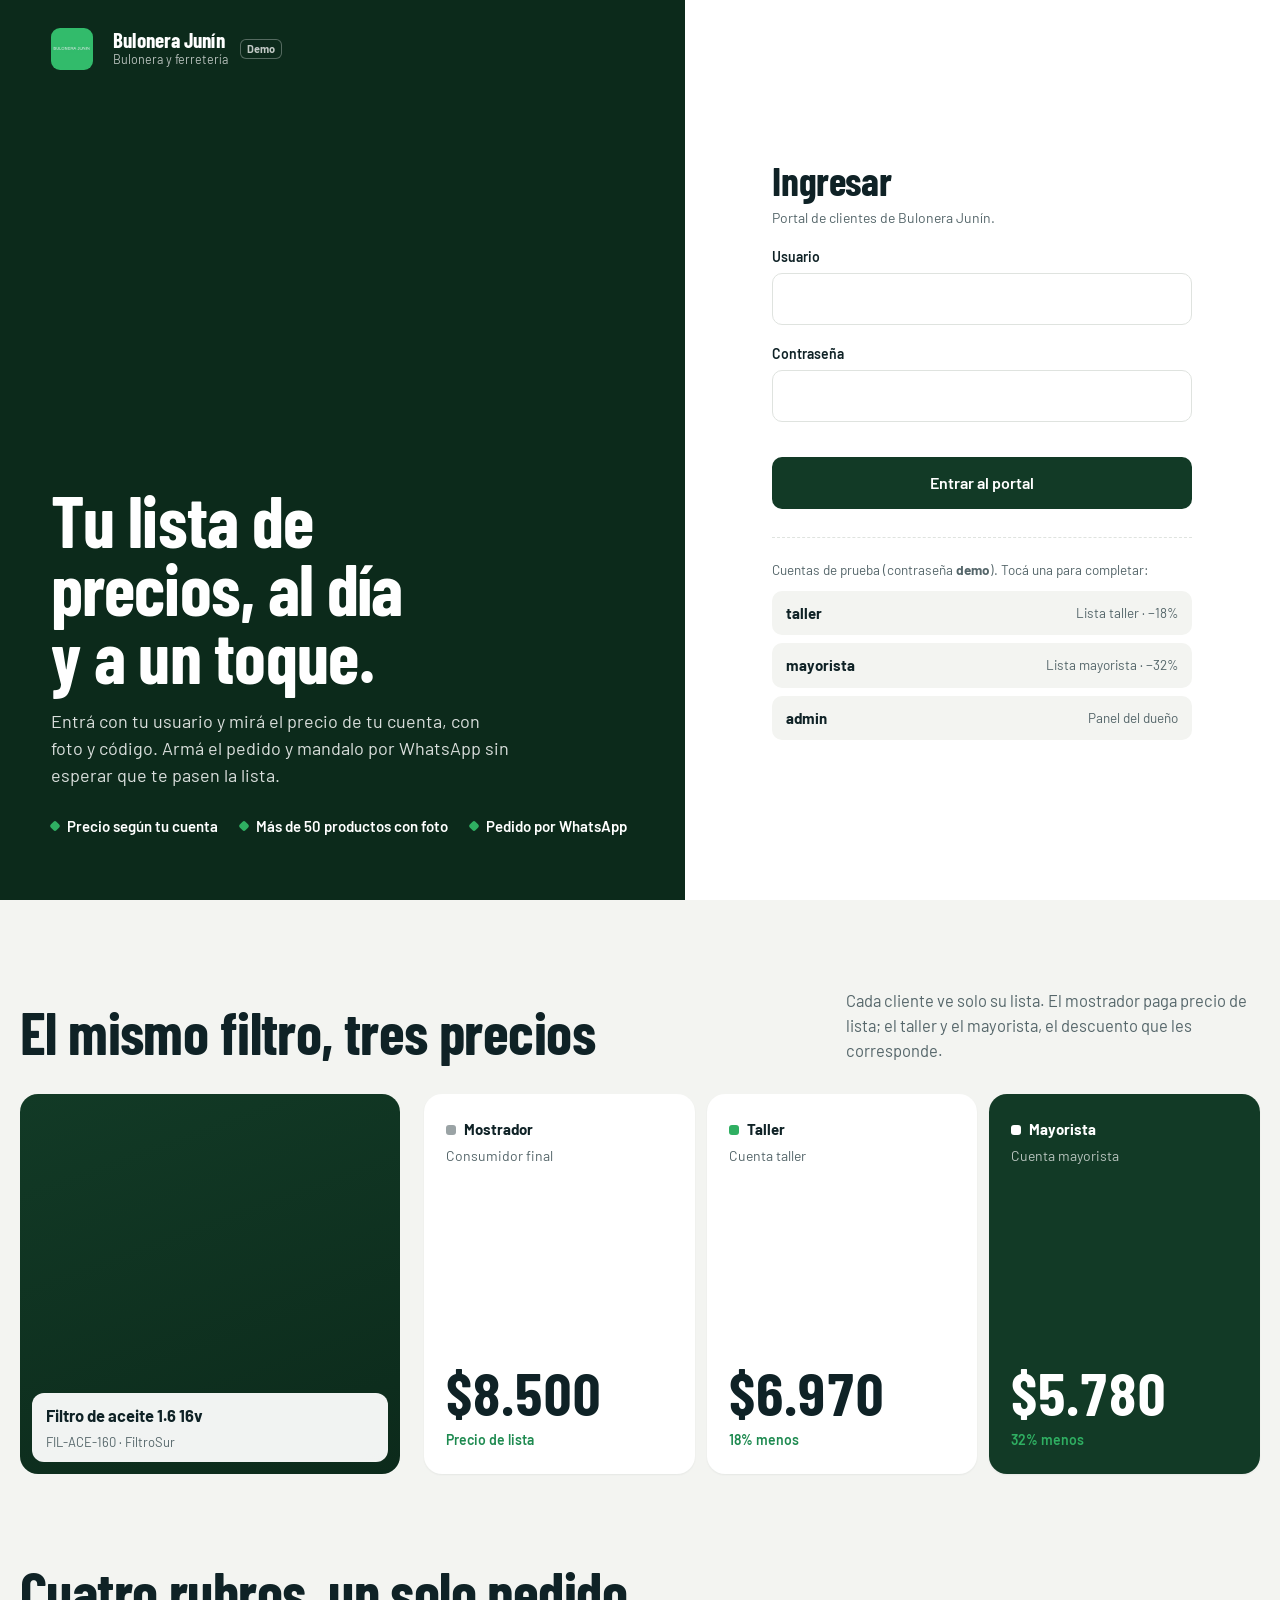
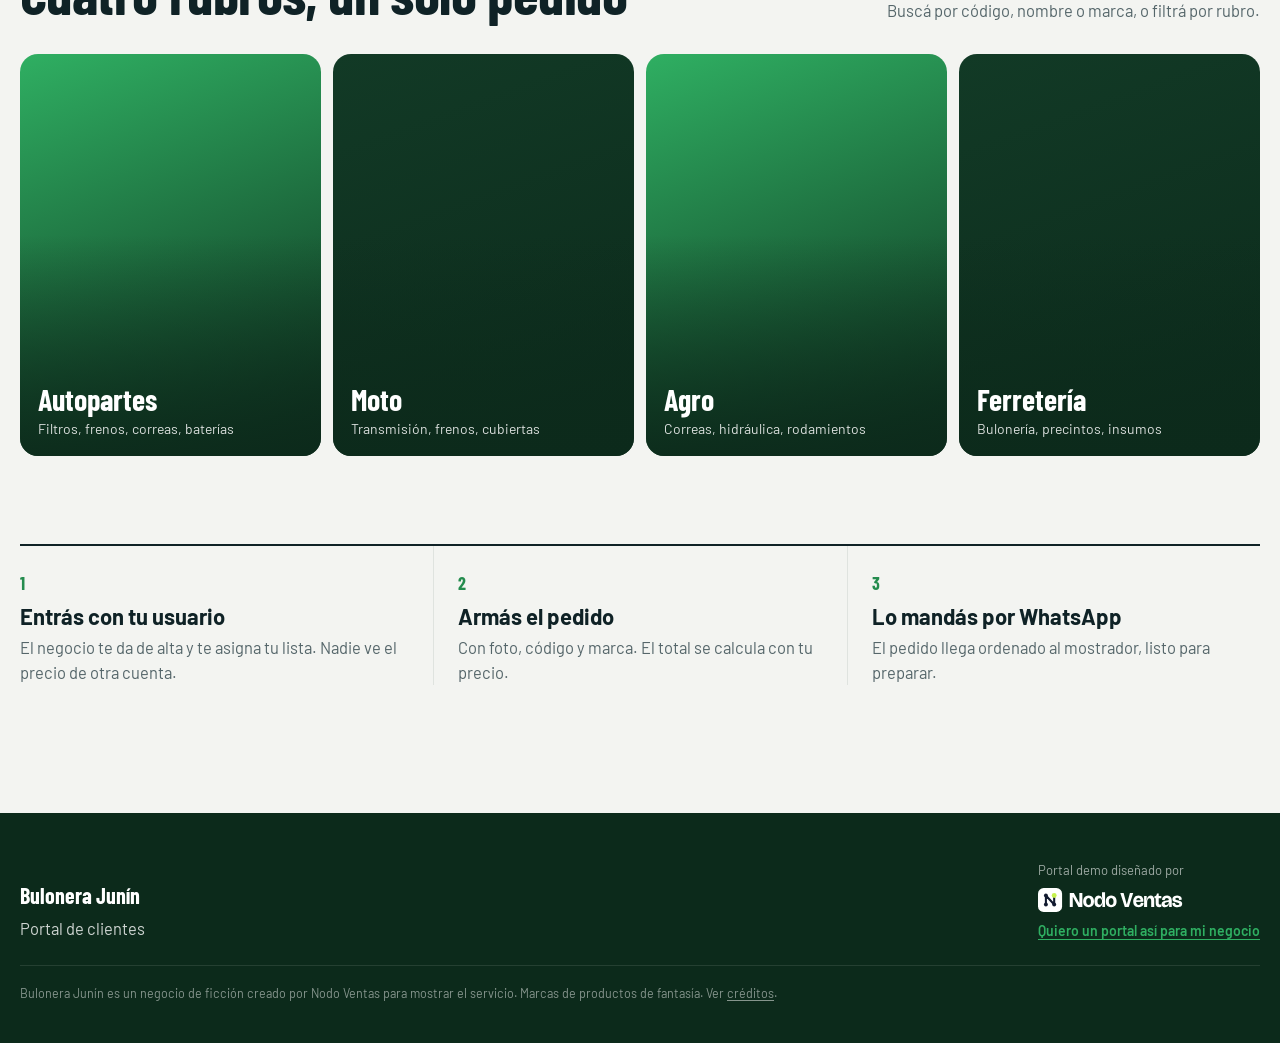
<file: index.html>
<!DOCTYPE html>
<html lang="es-AR">
<head>
  <meta charset="utf-8">
  <meta name="viewport" content="width=device-width, initial-scale=1, viewport-fit=cover">
  <title>Bulonera Junín · Portal de clientes</title>
  <meta name="description" content="Demo de Nodo Ventas para Bulonera Junín, Bulonera y ferretería en Junín: portal de clientes con lista de precios y pedido. Productos y precios de ejemplo.">
  <meta name="robots" content="noindex, nofollow">
  <meta name="theme-color" content="#0E3B43">
  <link rel="icon" href="favicon.svg" type="image/svg+xml">
  <link rel="preconnect" href="https://fonts.googleapis.com">
  <link rel="preconnect" href="https://fonts.gstatic.com" crossorigin>
  <link href="https://fonts.googleapis.com/css2?family=Barlow+Condensed:wght@600;700&family=Barlow:wght@400;500;600;700&display=swap" rel="stylesheet">
  <link rel="stylesheet" href="css/app.css">
</head>
<body>
  <a class="skip" href="#login">Saltar al ingreso</a>
  <div class="landing">
    <section class="landing-photo on-dark">
      
      <div class="landing-top">
        <a class="brand" href="index.html">
          <img src="img/brand/logo.jpg" alt="Logo de Bulonera Junín" style="height:42px;width:42px;border-radius:9px;object-fit:cover;display:inline-block;vertical-align:middle;margin-right:10px;flex:none"><span><b>Bulonera Junín</b><small>Bulonera y ferretería</small></span>
        </a>
        <a class="demo-tag" href="oferta/" title="Sitio demo hecho por Nodo Ventas">Demo</a>
      </div>
        <div class="landing-copy">
        <h1>Tu lista de precios, al día y a un toque.</h1>
        <p>Entrá con tu usuario y mirá el precio de tu cuenta, con foto y código. Armá el pedido y mandalo por WhatsApp sin esperar que te pasen la lista.</p>
        <ul class="landing-facts">
          <li>Precio según tu cuenta</li>
          <li>Más de 50 productos con foto</li>
          <li>Pedido por WhatsApp</li>
        </ul>
      </div>
    </section>

    <section class="landing-form" id="login">
      <div class="login-card">
        <h2>Ingresar</h2>
        <p class="hint">Portal de clientes de Bulonera Junín.</p>
        <form id="login-form" novalidate>
          <label for="usuario">Usuario</label>
          <input class="field" id="usuario" name="usuario" autocomplete="username" autocapitalize="none" required>
          <label for="password">Contraseña</label>
          <input class="field" id="password" name="password" type="password" autocomplete="current-password" required>
          <p class="err" id="login-err" role="alert"></p>
          <button class="btn btn-primary" type="submit">Entrar al portal</button>
        </form>
        <div class="demo-users">
          <p>Cuentas de prueba (contraseña <b>demo</b>). Tocá una para completar:</p>
          <div class="chips">
            <button class="chip" type="button" data-user="taller"><b>taller</b><span>Lista taller · −18%</span></button>
            <button class="chip" type="button" data-user="mayorista"><b>mayorista</b><span>Lista mayorista · −32%</span></button>
            <button class="chip" type="button" data-user="admin"><b>admin</b><span>Panel del dueño</span></button>
          </div>
        </div>
      </div>
    </section>
  </div>

  <main>
    <section class="band">
      <div class="wrap">
        <div class="band-head">
          <h2>El mismo filtro, tres precios</h2>
          <p>Cada cliente ve solo su lista. El mostrador paga precio de lista; el taller y el mayorista, el descuento que les corresponde.</p>
        </div>
        <div class="compare">
          <figure class="compare-photo" style="margin:0">
            <figcaption><b id="cmp-name">Filtro de aceite 1.6 16v</b><span id="cmp-code">FIL-ACE-160 · FiltroSur</span></figcaption>
          </figure>
          <div class="tiers">
            <div class="tier t-c"><div><div class="tier-name"><i></i>Mostrador</div><div class="who">Consumidor final</div></div><div><div class="amt" id="cmp-c">$8.500</div><div class="off">Precio de lista</div></div></div>
            <div class="tier t-t"><div><div class="tier-name"><i></i>Taller</div><div class="who">Cuenta taller</div></div><div><div class="amt" id="cmp-t">$6.970</div><div class="off">18% menos</div></div></div>
            <div class="tier t-m"><div><div class="tier-name"><i></i>Mayorista</div><div class="who">Cuenta mayorista</div></div><div><div class="amt" id="cmp-m">$5.780</div><div class="off">32% menos</div></div></div>
          </div>
        </div>
      </div>
    </section>

    <section class="band" style="padding-top:0">
      <div class="wrap">
        <div class="band-head"><h2>Cuatro rubros, un solo pedido</h2><p>Buscá por código, nombre o marca, o filtrá por rubro.</p></div>
        <div class="rubros">
          <div class="rubro"><div><h3>Autopartes</h3><span>Filtros, frenos, correas, baterías</span></div></div>
          <div class="rubro"><div><h3>Moto</h3><span>Transmisión, frenos, cubiertas</span></div></div>
          <div class="rubro"><div><h3>Agro</h3><span>Correas, hidráulica, rodamientos</span></div></div>
          <div class="rubro"><div><h3>Ferretería</h3><span>Bulonería, precintos, insumos</span></div></div>
        </div>
      </div>
    </section>

    <section class="band" style="padding-top:0">
      <div class="wrap">
        <div class="how">
          <article><b>1</b><h3>Entrás con tu usuario</h3><p>El negocio te da de alta y te asigna tu lista. Nadie ve el precio de otra cuenta.</p></article>
          <article><b>2</b><h3>Armás el pedido</h3><p>Con foto, código y marca. El total se calcula con tu precio.</p></article>
          <article><b>3</b><h3>Lo mandás por WhatsApp</h3><p>El pedido llega ordenado al mostrador, listo para preparar.</p></article>
        </div>
      </div>
    </section>
  </main>

  <footer class="site-foot">
    <div class="wrap">
      <div><b style="color:#fff;font-family:var(--display);font-size:22px">Bulonera Junín</b><p style="margin-top:4px">Portal de clientes</p></div>
      <div class="made-by">
        <span>Portal demo diseñado por</span>
        <a href="oferta/" aria-label="Nodo Ventas, ver la oferta"><img src="img/nodo/nodo-ventas-logo-blanco.svg" alt="Nodo Ventas" width="146" height="24"></a>
        <a class="link" href="oferta/">Quiero un portal así para mi negocio</a>
      </div>
      <p class="legal">Bulonera Junín es un negocio de ficción creado por Nodo Ventas para mostrar el servicio. Marcas de productos de fantasía. Ver <a href="CREDITS.md">créditos</a>.</p>
    </div>
  </footer>
  <script src="js/products.js"></script>
  <script src="js/core.js"></script>
  <script src="js/login.js"></script>
</body>
</html>
</file>
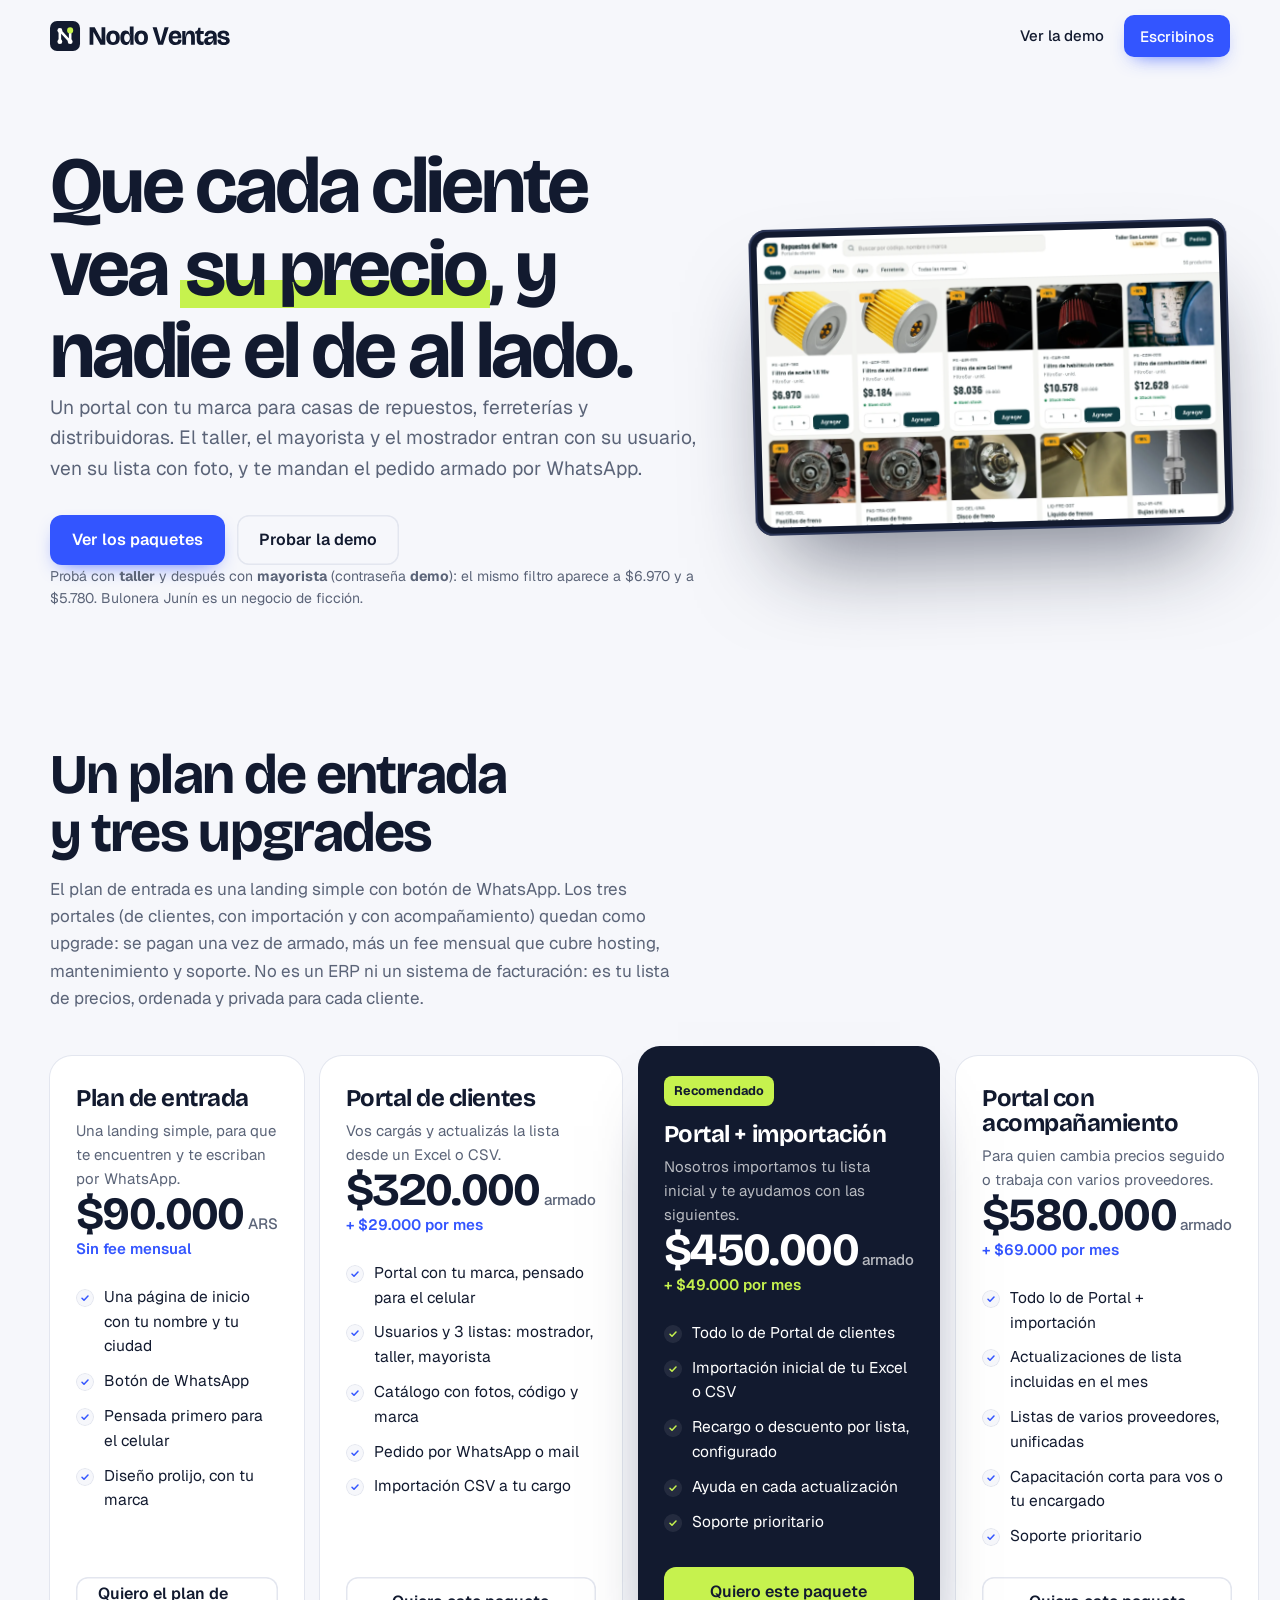
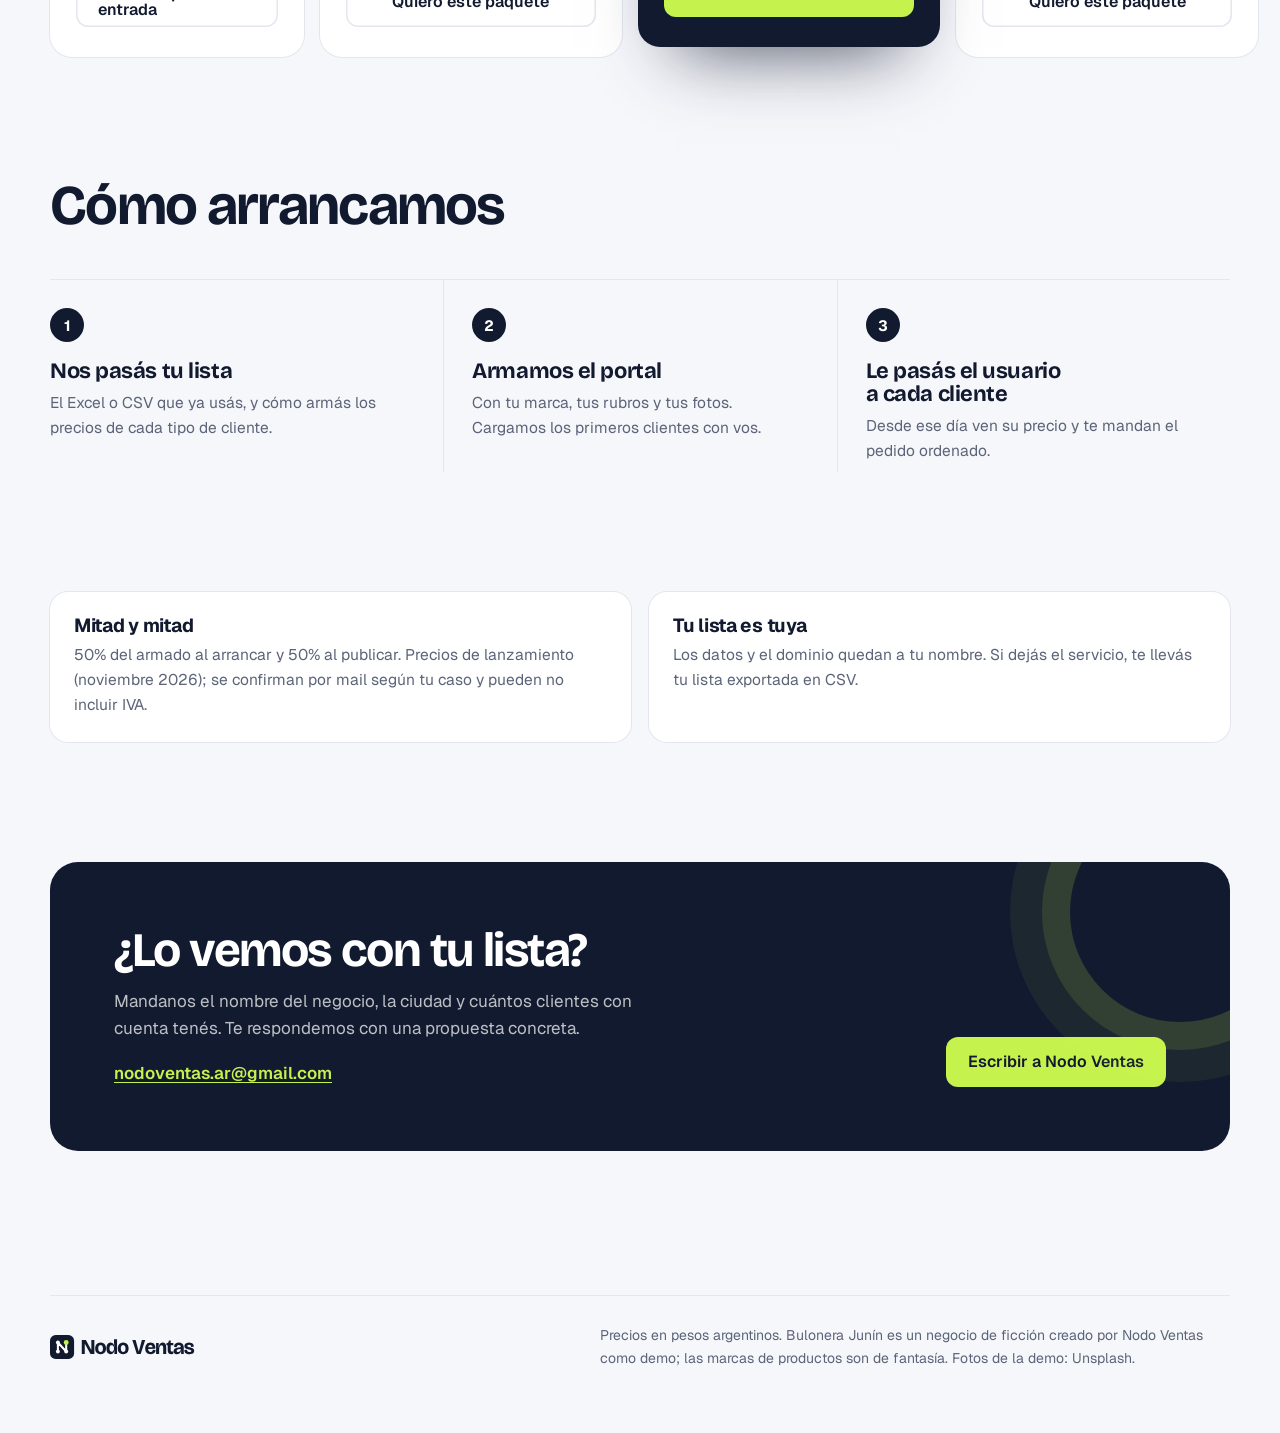
<file: oferta/index.html>
<!DOCTYPE html>
<html lang="es-AR">
<head>
  <meta charset="utf-8">
  <meta name="viewport" content="width=device-width, initial-scale=1">
  <title>Portal de precios para casas de repuestos · Nodo Ventas</title>
  <meta name="description" content="Nodo Ventas arma portales de precios para casas de repuestos, ferreterías y distribuidoras del interior: cada cliente entra con su usuario, ve su lista con fotos y manda el pedido por WhatsApp. Armado más fee mensual.">
  <meta name="robots" content="noindex, nofollow">
  <meta name="theme-color" content="#F6F7FB">
  <link rel="icon" href="../img/nodo/favicon.svg" type="image/svg+xml">
  <link rel="preconnect" href="https://fonts.googleapis.com">
  <link rel="preconnect" href="https://fonts.gstatic.com" crossorigin>
  <link href="https://fonts.googleapis.com/css2?family=Bricolage+Grotesque:opsz,wght@12..96,600..800&family=Geist:wght@400..700&display=swap" rel="stylesheet">
  <link rel="stylesheet" href="../nodo.css">
</head>
<body class="nv">
  <header class="nv-header">
    <div class="nv-wrap">
      <a class="nv-logo" href="./"><img src="../img/nodo/nodo-ventas-logo.svg" alt="Nodo Ventas" width="182" height="30"></a>
      <nav class="nv-nav">
        <a class="nv-hide-sm" href="../">Ver la demo</a>
        <a class="nv-btn nv-btn-primary" href="mailto:nodoventas.ar@gmail.com?subject=Portal%20de%20precios%20para%20mi%20negocio">Escribinos</a>
      </nav>
    </div>
  </header>

  <main>
    <section class="nv-hero">
      <div class="nv-wrap">
        <div>
          <h1>Que cada cliente vea <span class="nv-mark">su precio</span>, y nadie el de al lado.</h1>
          <p class="nv-lead">Un portal con tu marca para casas de repuestos, ferreterías y distribuidoras. El taller, el mayorista y el mostrador entran con su usuario, ven su lista con foto, y te mandan el pedido armado por WhatsApp.</p>
          <div class="nv-cta-row">
            <a class="nv-btn nv-btn-primary" href="#paquetes">Ver los paquetes</a>
            <a class="nv-btn nv-btn-line" href="../">Probar la demo</a>
          </div>
          <p class="nv-note">Probá con <b>taller</b> y después con <b>mayorista</b> (contraseña <b>demo</b>): el mismo filtro aparece a $6.970 y a $5.780. Bulonera Junín es un negocio de ficción.</p>
        </div>
        <div class="nv-device nv-device-wide"><img src="../img/nodo/demo-catalogo.webp" alt="Catálogo del portal con precios de la lista taller" width="1280" height="820"></div>
      </div>
    </section>

    <section class="nv-section" id="paquetes">
      <div class="nv-wrap">
        <div class="nv-head">
          <h2>Un plan de entrada y tres upgrades</h2>
          <p>El plan de entrada es una landing simple con botón de WhatsApp. Los tres portales (de clientes, con importación y con acompañamiento) quedan como upgrade: se pagan una vez de armado, más un fee mensual que cubre hosting, mantenimiento y soporte. No es un ERP ni un sistema de facturación: es tu lista de precios, ordenada y privada para cada cliente.</p>
        </div>
        <div class="nv-plans">
          <article class="nv-plan">
            <h3>Plan de entrada</h3>
            <p class="nv-for">Una landing simple, para que te encuentren y te escriban por WhatsApp.</p>
            <p class="nv-price">$90.000<small>ARS</small></p>
            <p class="nv-fee">Sin fee mensual</p>
            <ul>
              <li>Una página de inicio con tu nombre y tu ciudad</li>
              <li>Botón de WhatsApp</li>
              <li>Pensada primero para el celular</li>
              <li>Diseño prolijo, con tu marca</li>
            </ul>
            <a class="nv-btn nv-btn-line" href="mailto:nodoventas.ar@gmail.com?subject=Plan%20de%20entrada">Quiero el plan de entrada</a>
          </article>
          <article class="nv-plan">
            <h3>Portal de clientes</h3>
            <p class="nv-for">Vos cargás y actualizás la lista desde un Excel o CSV.</p>
            <p class="nv-price">$320.000<small>armado</small></p>
            <p class="nv-fee">+ $29.000 por mes</p>
            <ul>
              <li>Portal con tu marca, pensado para el celular</li>
              <li>Usuarios y 3 listas: mostrador, taller, mayorista</li>
              <li>Catálogo con fotos, código y marca</li>
              <li>Pedido por WhatsApp o mail</li>
              <li>Importación CSV a tu cargo</li>
            </ul>
            <a class="nv-btn nv-btn-line" href="mailto:nodoventas.ar@gmail.com?subject=Paquete%20Portal%20de%20clientes">Quiero este paquete</a>
          </article>
          <article class="nv-plan nv-featured">
            <span class="nv-flag">Recomendado</span>
            <h3>Portal + importación</h3>
            <p class="nv-for">Nosotros importamos tu lista inicial y te ayudamos con las siguientes.</p>
            <p class="nv-price">$450.000<small>armado</small></p>
            <p class="nv-fee">+ $49.000 por mes</p>
            <ul>
              <li>Todo lo de Portal de clientes</li>
              <li>Importación inicial de tu Excel o CSV</li>
              <li>Recargo o descuento por lista, configurado</li>
              <li>Ayuda en cada actualización</li>
              <li>Soporte prioritario</li>
            </ul>
            <a class="nv-btn nv-btn-lime" href="mailto:nodoventas.ar@gmail.com?subject=Paquete%20Portal%20%2B%20importacion">Quiero este paquete</a>
          </article>
          <article class="nv-plan">
            <h3>Portal con acompañamiento</h3>
            <p class="nv-for">Para quien cambia precios seguido o trabaja con varios proveedores.</p>
            <p class="nv-price">$580.000<small>armado</small></p>
            <p class="nv-fee">+ $69.000 por mes</p>
            <ul>
              <li>Todo lo de Portal + importación</li>
              <li>Actualizaciones de lista incluidas en el mes</li>
              <li>Listas de varios proveedores, unificadas</li>
              <li>Capacitación corta para vos o tu encargado</li>
              <li>Soporte prioritario</li>
            </ul>
            <a class="nv-btn nv-btn-line" href="mailto:nodoventas.ar@gmail.com?subject=Paquete%20Portal%20con%20acompanamiento">Quiero este paquete</a>
          </article>
        </div>
      </div>
    </section>

    <section class="nv-section" style="padding-top:24px">
      <div class="nv-wrap">
        <div class="nv-head"><h2>Cómo arrancamos</h2></div>
        <div class="nv-steps">
          <div class="nv-step"><h3>Nos pasás tu lista</h3><p>El Excel o CSV que ya usás, y cómo armás los precios de cada tipo de cliente.</p></div>
          <div class="nv-step"><h3>Armamos el portal</h3><p>Con tu marca, tus rubros y tus fotos. Cargamos los primeros clientes con vos.</p></div>
          <div class="nv-step"><h3>Le pasás el usuario a cada cliente</h3><p>Desde ese día ven su precio y te mandan el pedido ordenado.</p></div>
        </div>
      </div>
    </section>

    <section class="nv-section" style="padding-top:24px">
      <div class="nv-wrap nv-terms">
        <div class="nv-term"><h3>Mitad y mitad</h3><p>50% del armado al arrancar y 50% al publicar. Precios de lanzamiento (noviembre 2026); se confirman por mail según tu caso y pueden no incluir IVA.</p></div>
        <div class="nv-term"><h3>Tu lista es tuya</h3><p>Los datos y el dominio quedan a tu nombre. Si dejás el servicio, te llevás tu lista exportada en CSV.</p></div>
      </div>
    </section>

    <section class="nv-section" style="padding-top:24px">
      <div class="nv-wrap">
        <div class="nv-cta">
          <div>
            <h2>¿Lo vemos con tu lista?</h2>
            <p>Mandanos el nombre del negocio, la ciudad y cuántos clientes con cuenta tenés. Te respondemos con una propuesta concreta.</p>
            <a class="nv-mail" href="mailto:nodoventas.ar@gmail.com">nodoventas.ar@gmail.com</a>
          </div>
          <a class="nv-btn nv-btn-lime" href="mailto:nodoventas.ar@gmail.com?subject=Portal%20de%20precios%20para%20mi%20negocio">Escribir a Nodo Ventas</a>
        </div>
      </div>
    </section>
  </main>

  <footer class="nv-footer">
    <div class="nv-wrap">
      <img src="../img/nodo/nodo-ventas-logo.svg" alt="Nodo Ventas" width="146" height="24">
      <p class="nv-disclaimer">Precios en pesos argentinos. Bulonera Junín es un negocio de ficción creado por Nodo Ventas como demo; las marcas de productos son de fantasía. Fotos de la demo: Unsplash.</p>
    </div>
  </footer>
  <script>
    const h = document.querySelector(".nv-header");
    addEventListener("scroll", () => h.classList.toggle("scrolled", scrollY > 8), { passive: true });
  </script>
</body>
</html>
</file>
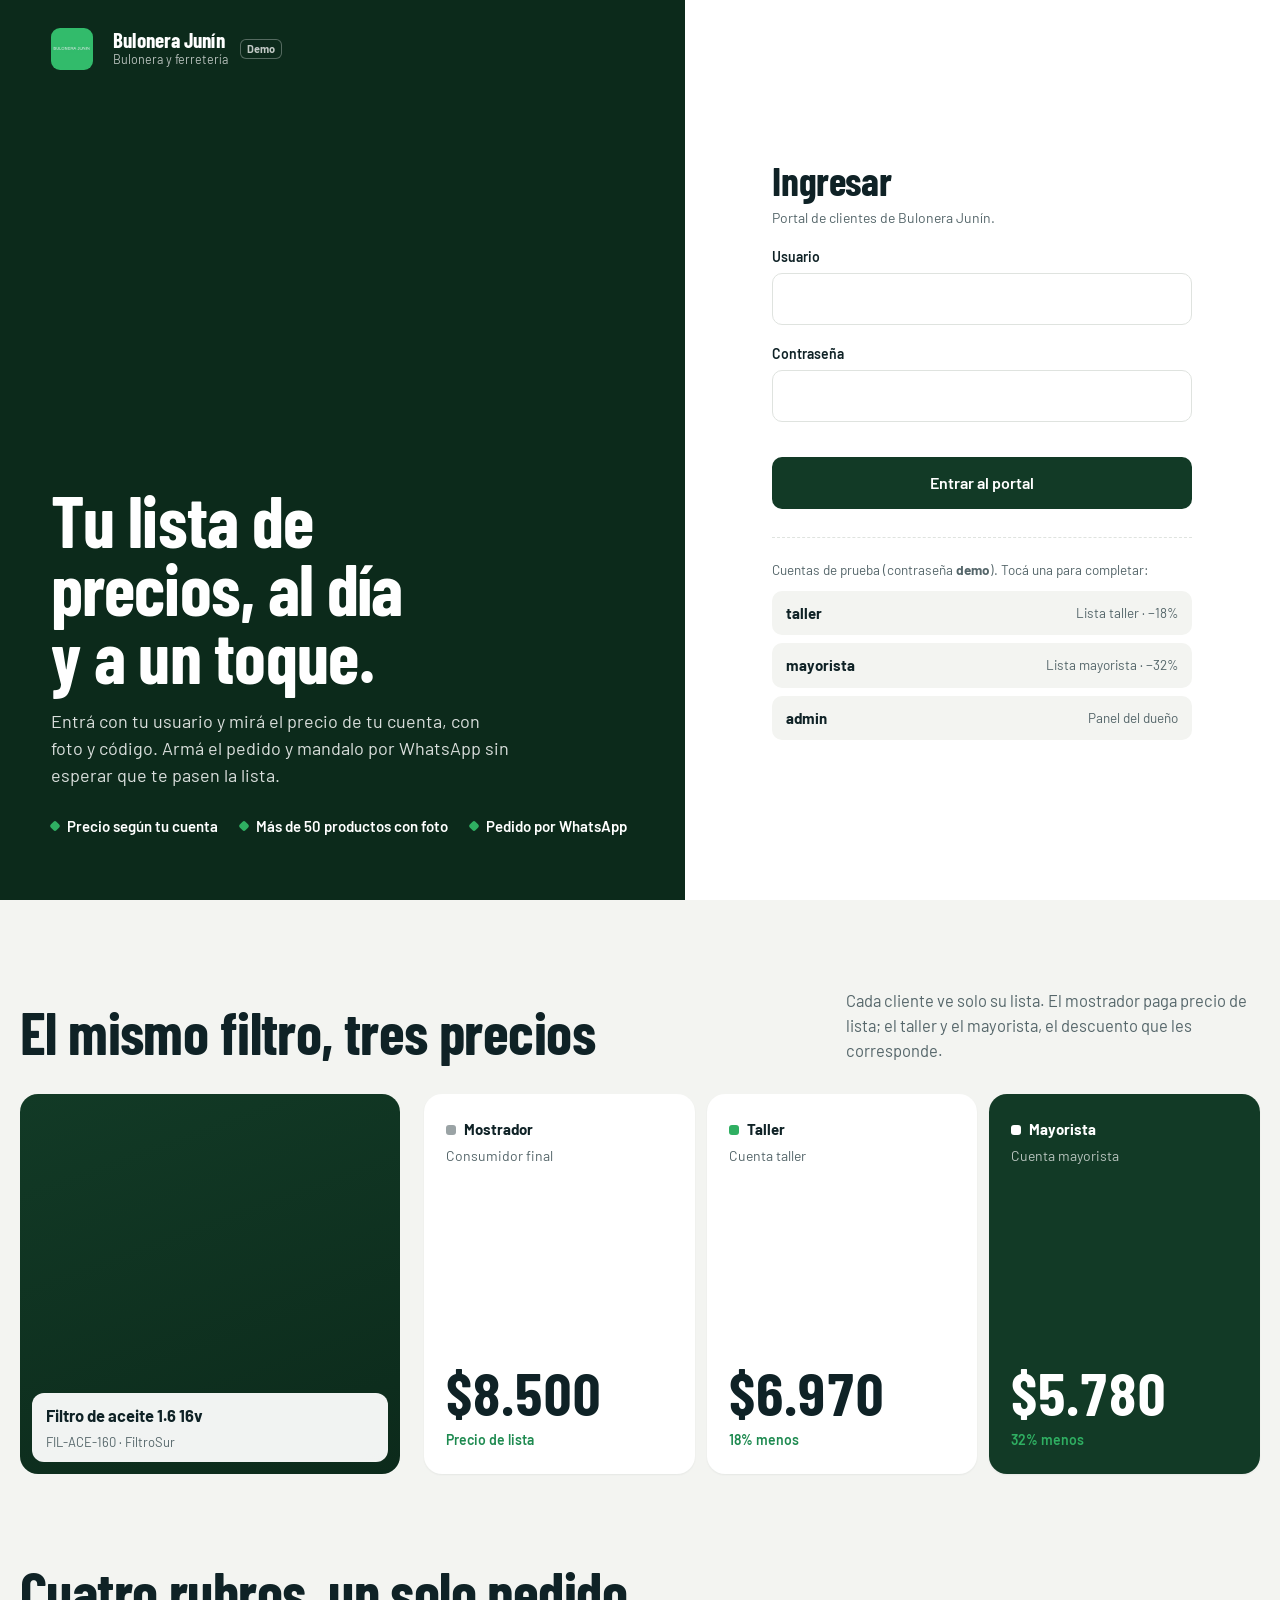
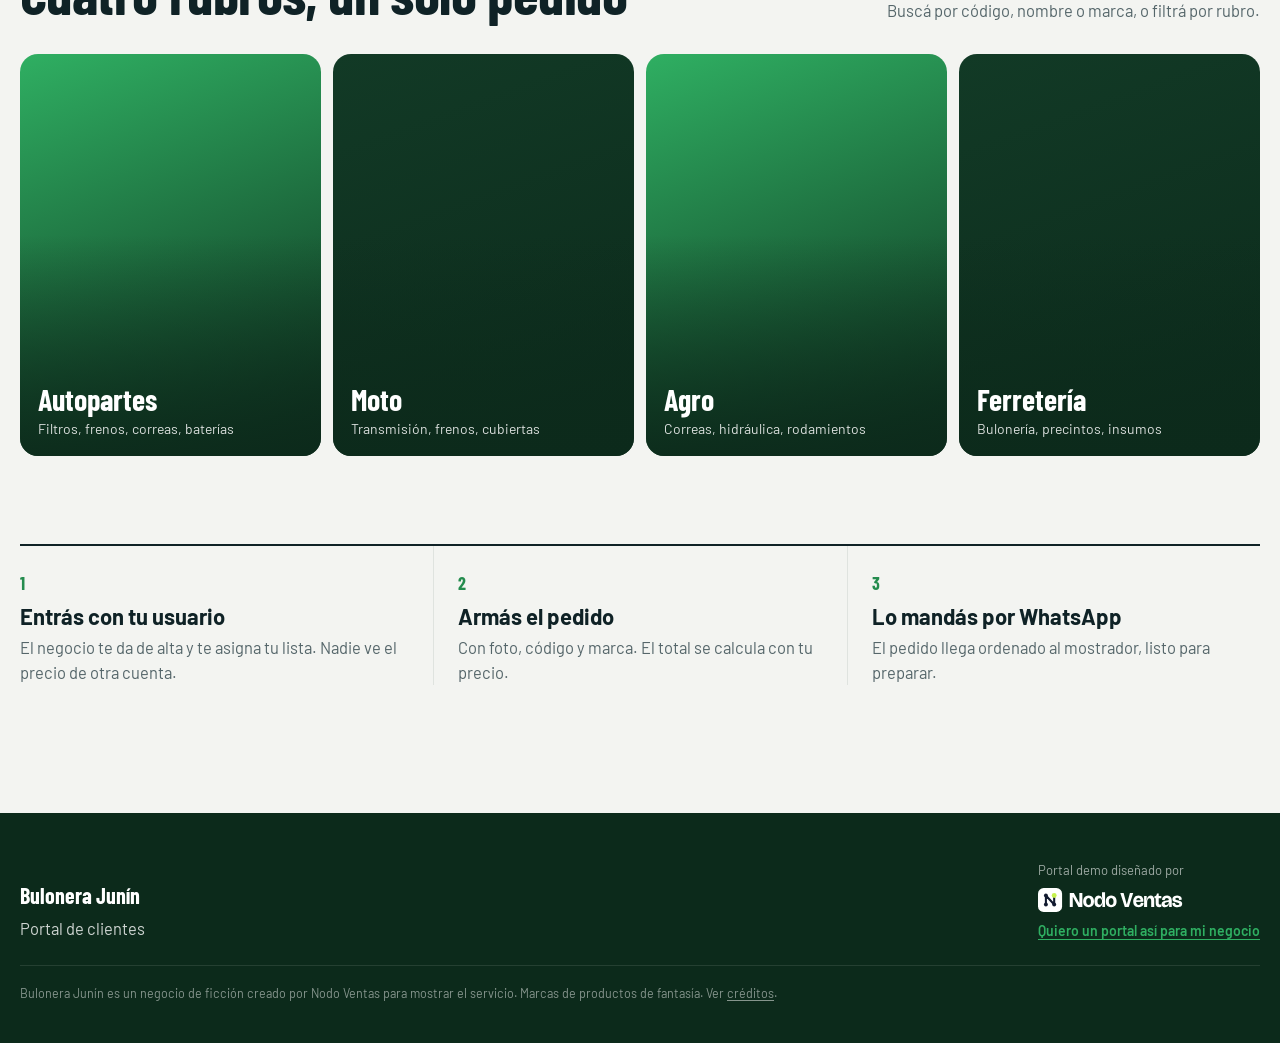
<file: admin.html>
<!DOCTYPE html>
<html lang="es-AR">
<head>
  <meta charset="utf-8">
  <meta name="viewport" content="width=device-width, initial-scale=1">
  <title>Panel del dueño · Bulonera Junín</title>
  <meta name="robots" content="noindex, nofollow">
  <link rel="icon" href="favicon.svg" type="image/svg+xml">
  <link rel="preconnect" href="https://fonts.googleapis.com">
  <link rel="preconnect" href="https://fonts.gstatic.com" crossorigin>
  <link href="https://fonts.googleapis.com/css2?family=Barlow+Condensed:wght@600;700&family=Barlow:wght@400;500;600;700&display=swap" rel="stylesheet">
  <link rel="stylesheet" href="css/app.css">
</head>
<body>
  <header class="app-head">
    <div class="wrap">
      <div class="row">
        <a class="brand" href="admin.html">
          <img src="img/brand/logo.jpg" alt="Logo de Bulonera Junín" style="height:42px;width:42px;border-radius:9px;object-fit:cover;display:inline-block;vertical-align:middle;margin-right:10px;flex:none"><span><b>Panel del dueño</b><small id="who-name"></small></span>
        </a>
        <div class="who" style="margin-left:auto">
          <a class="btn btn-ghost btn-sm" href="catalogo.html">Ver catálogo</a>
          <button class="btn btn-ghost btn-sm" type="button" id="btn-salir">Salir</button>
        </div>
      </div>
    </div>
  </header>
  <main class="wrap">
    <div class="tabs" role="tablist">
      <button class="tab" type="button" data-tab="tab-clientes" aria-selected="true">Clientes</button>
      <button class="tab" type="button" data-tab="tab-listas" aria-selected="false">Recargos y descuentos</button>
      <button class="tab" type="button" data-tab="tab-import" aria-selected="false">Importar CSV</button>
    </div>

    <section class="panel active" id="tab-clientes">
      <h2>Clientes y listas</h2>
      <p class="meta" style="margin:8px 0 16px">Creá un cliente y asignale la lista que tiene que ver. Los tres usuarios de la demo ya están cargados.</p>
      <form id="form-cliente" class="form-grid">
        <div><label for="c-nombre">Nombre del cliente</label><input id="c-nombre" required placeholder="Taller El Cruce"></div>
        <div><label for="c-usuario">Usuario</label><input id="c-usuario" required placeholder="elcruce"></div>
        <div><label for="c-pass">Contraseña</label><input id="c-pass" placeholder="demo"></div>
        <div><label for="c-lista">Lista de precios</label>
          <select id="c-lista">
            <option value="mostrador">Mostrador (consumidor final)</option>
            <option value="taller">Taller / gremio</option>
            <option value="mayorista">Mayorista / revendedor</option>
          </select>
        </div>
        <div class="full"><button class="btn btn-primary" type="submit">Guardar cliente</button></div>
      </form>
      <p class="meta" id="c-msg"></p>
      <div class="table-wrap">
        <table class="data">
          <thead><tr><th>Usuario</th><th>Nombre</th><th>Rol</th><th>Lista</th></tr></thead>
          <tbody id="clientes-body"></tbody>
        </table>
      </div>
    </section>

    <section class="panel" id="tab-listas">
      <h2>Recargo o descuento por lista</h2>
      <p class="meta" style="margin:8px 0 16px">Se aplica sobre el precio de mostrador. Un número negativo es descuento (el taller y el mayorista de la demo entran con −18% y −32%).</p>
      <div class="rates">
        <div class="rate-card"><b>Mostrador</b><label for="r-mostrador">% sobre lista</label><input id="r-mostrador" type="number" step="1"></div>
        <div class="rate-card"><b>Taller</b><label for="r-taller">% sobre lista</label><input id="r-taller" type="number" step="1"></div>
        <div class="rate-card"><b>Mayorista</b><label for="r-mayorista">% sobre lista</label><input id="r-mayorista" type="number" step="1"></div>
      </div>
      <button class="btn btn-primary" type="button" id="btn-rates" style="margin:16px 0">Guardar porcentajes</button>
      <p class="meta" id="rates-msg"></p>
      <h3 style="margin:20px 0 10px">Vista previa de un recorte</h3>
      <div class="table-wrap">
        <table class="data">
          <thead><tr><th>Código</th><th>Producto</th><th>Mostrador</th><th>Taller</th><th>Mayorista</th></tr></thead>
          <tbody id="preview-body"></tbody>
        </table>
      </div>
    </section>

    <section class="panel" id="tab-import">
      <h2>Actualizar la lista desde un CSV</h2>
      <p class="meta" style="margin:8px 0 16px">Columnas: codigo, nombre, marca, rubro, precio_mostrador, unidad. Si el código ya existe, se actualiza; si no, se agrega. Todo queda en este navegador.</p>
      <p style="margin-bottom:14px"><a class="btn btn-ghost btn-sm" href="data/lista-ejemplo.csv" download>Bajar CSV de ejemplo</a> <span class="hint" style="margin-left:8px">Demo: todo queda en este navegador.</span></p>
      <div class="drop" id="drop">
        <p>Arrastrá el archivo acá o elegilo</p>
        <input id="csv-file" type="file" accept=".csv,text/csv" style="margin:12px auto;display:block">
      </div>
      <p class="meta" id="import-msg" style="margin:12px 0"></p>
      <div class="table-wrap">
        <table class="data">
          <thead><tr><th>Código</th><th>Nombre</th><th>Marca</th><th>Mostrador</th><th>Unidad</th></tr></thead>
          <tbody id="import-preview"></tbody>
        </table>
      </div>
      <div style="display:flex;gap:8px;flex-wrap:wrap;margin:16px 0 32px">
        <button class="btn btn-amber" type="button" id="btn-apply" disabled>Confirmar importación</button>
        <button class="btn btn-ghost" type="button" id="btn-reset">Volver a la lista original</button>
      </div>
    </section>
  </main>
  <script src="js/products.js"></script>
  <script src="js/core.js"></script>
  <script src="js/admin.js"></script>
</body>
</html>
</file>
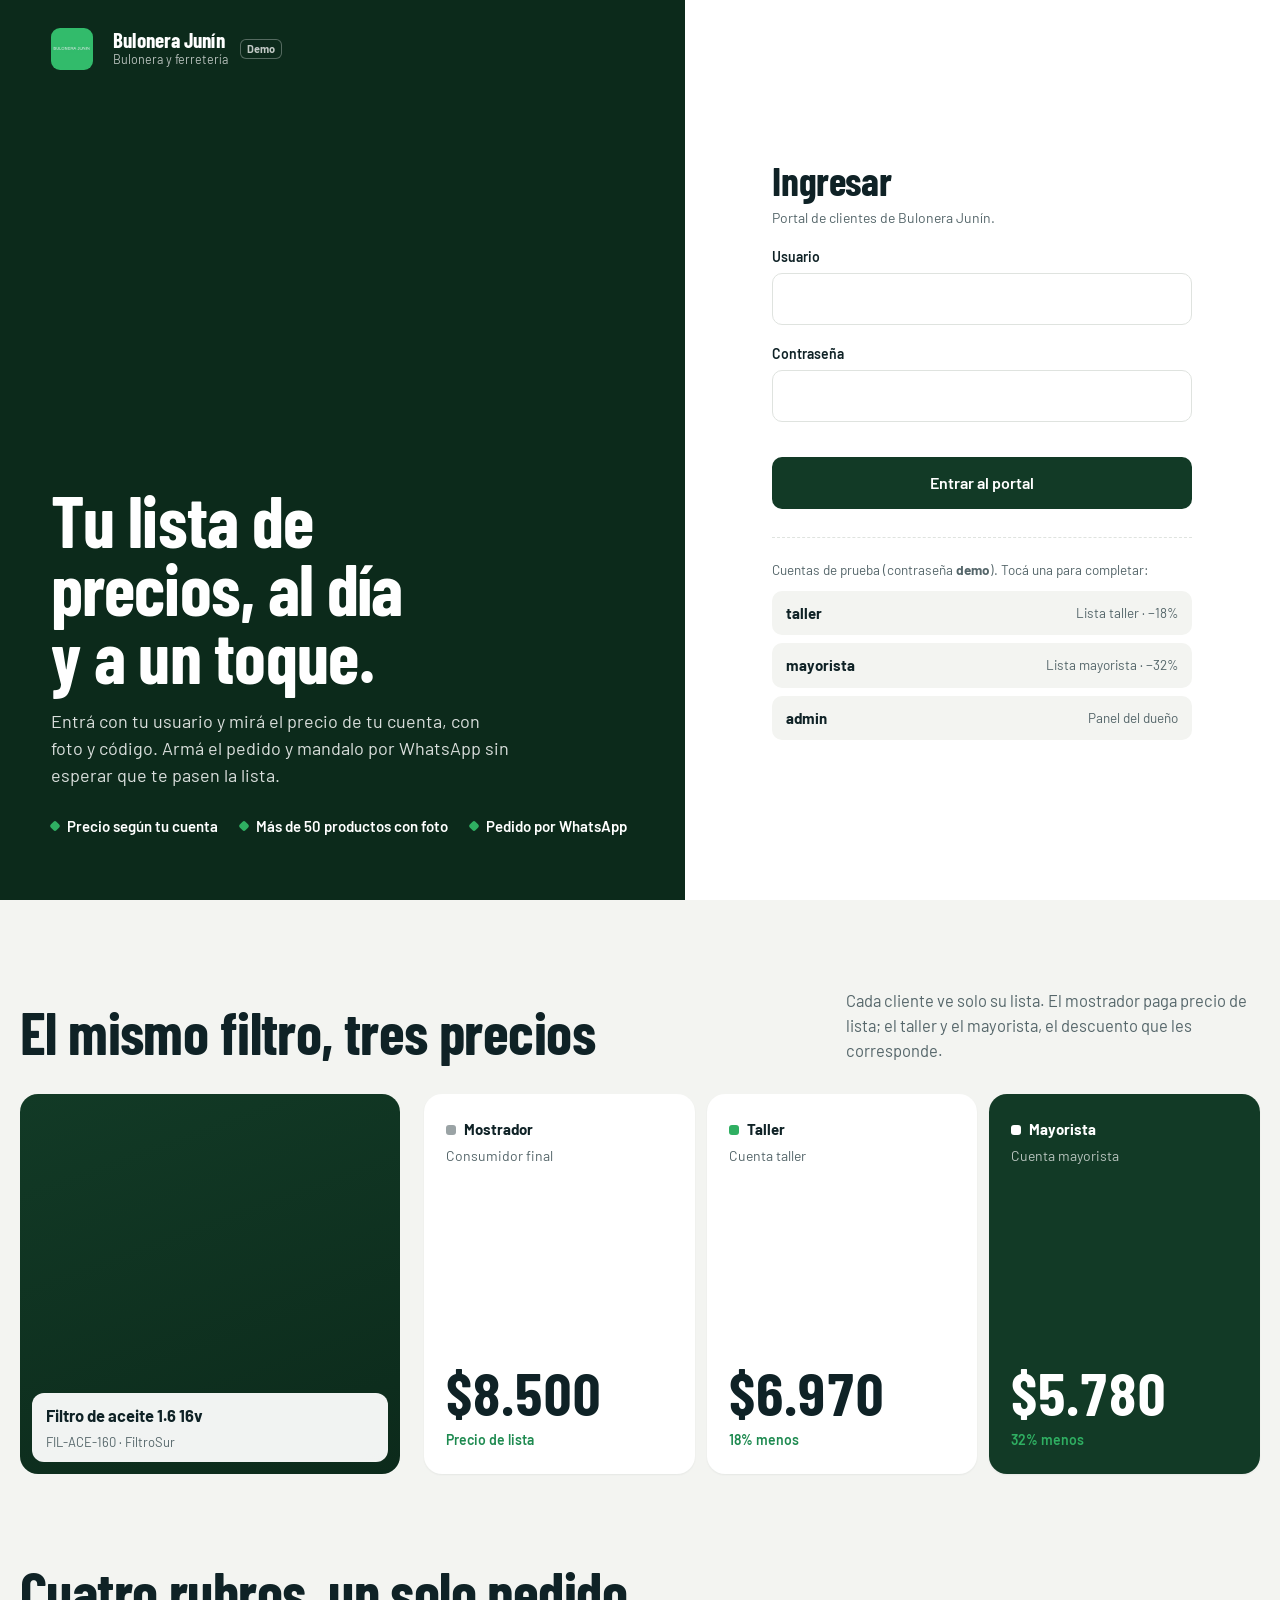
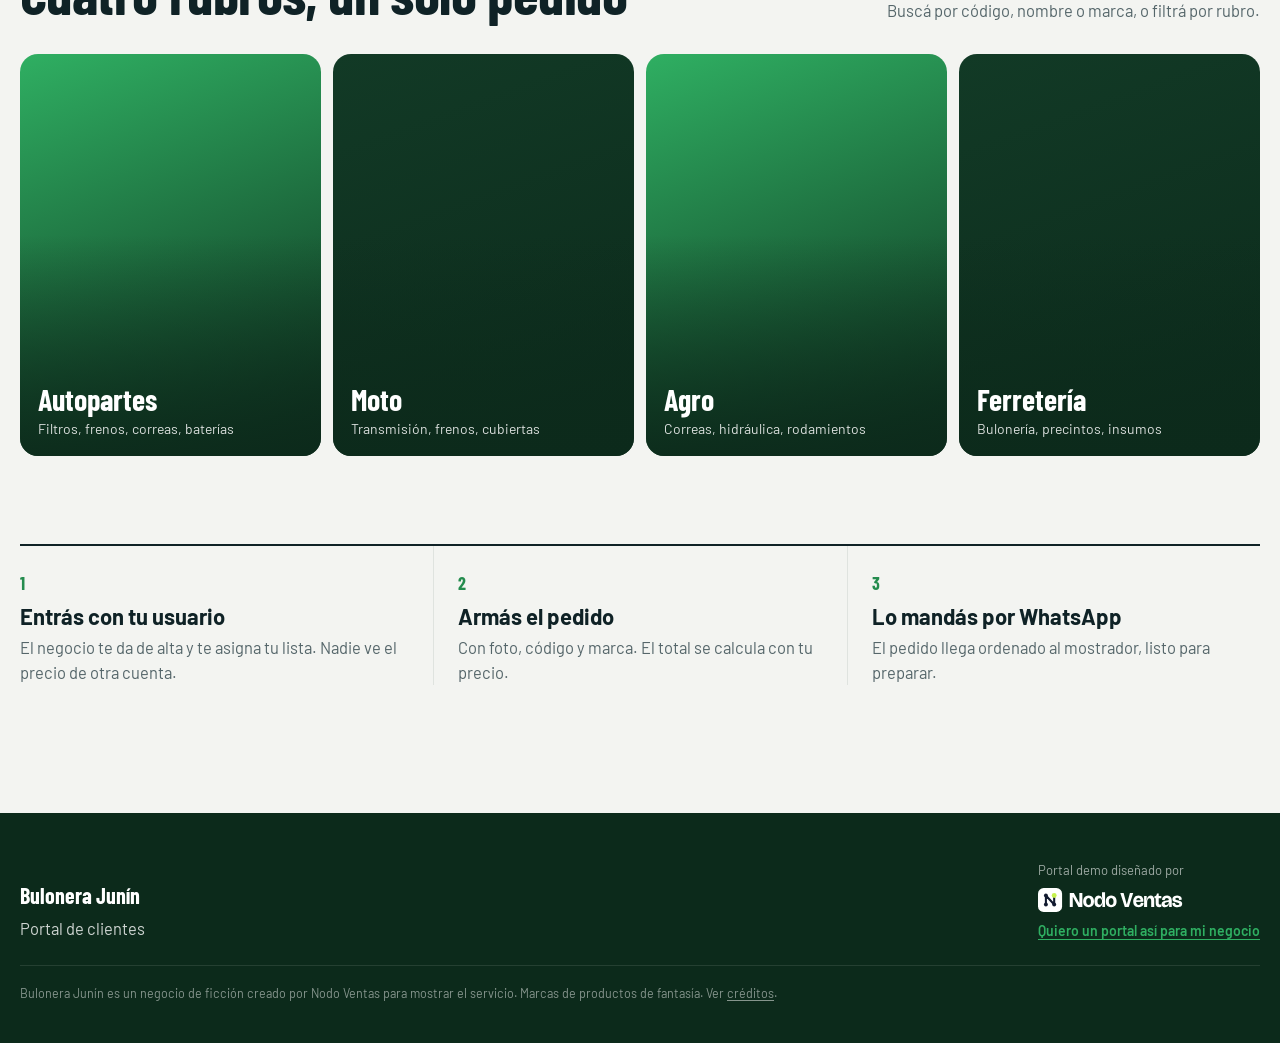
<file: catalogo.html>
<!DOCTYPE html>
<html lang="es-AR">
<head>
  <meta charset="utf-8">
  <meta name="viewport" content="width=device-width, initial-scale=1, viewport-fit=cover">
  <title>Catálogo · Bulonera Junín</title>
  <meta name="robots" content="noindex, nofollow">
  <meta name="theme-color" content="#FFFFFF">
  <link rel="icon" href="favicon.svg" type="image/svg+xml">
  <link rel="preconnect" href="https://fonts.googleapis.com">
  <link rel="preconnect" href="https://fonts.gstatic.com" crossorigin>
  <link href="https://fonts.googleapis.com/css2?family=Barlow+Condensed:wght@600;700&family=Barlow:wght@400;500;600;700&display=swap" rel="stylesheet">
  <link rel="stylesheet" href="css/app.css">
</head>
<body>
  <header class="app-head">
    <div class="wrap">
      <div class="row">
        <a class="brand" href="catalogo.html">
          <img src="img/brand/logo.jpg" alt="Logo de Bulonera Junín" style="height:42px;width:42px;border-radius:9px;object-fit:cover;display:inline-block;vertical-align:middle;margin-right:10px;flex:none"><span><b>Bulonera Junín</b><small>Portal de clientes</small></span>
        </a>
        <div class="search">
          <svg viewBox="0 0 24 24" aria-hidden="true"><circle cx="11" cy="11" r="7" fill="none" stroke="currentColor" stroke-width="2"/><path d="M20 20l-3.5-3.5" stroke="currentColor" stroke-width="2" stroke-linecap="round"/></svg>
          <input id="q" type="search" placeholder="Buscar por código, nombre o marca" aria-label="Buscar productos">
        </div>
        <div class="who">
          <div class="who-card"><b id="who-name"></b><span class="badge-list" id="who-list">Lista</span></div>
          <a class="btn btn-ghost btn-sm" id="admin-link" hidden href="admin.html">Panel</a>
          <button class="btn btn-ghost btn-sm hide-sm" type="button" id="btn-salir">Salir</button>
          <button class="btn btn-primary btn-sm cart-btn" type="button" id="btn-cart" aria-label="Ver pedido">Pedido <span class="cart-count" id="cart-count" hidden>0</span></button>
        </div>
      </div>
      <div class="filters" id="filters">
        <div id="rubros" style="display:flex;gap:8px"></div>
        <select id="filtro-marca" aria-label="Marca"></select>
        <span class="meta" id="count"></span>
      </div>
    </div>
  </header>

  <main class="wrap">
    <div class="grid" id="grid" aria-live="polite"></div>
    <p class="hint" style="padding-bottom:40px">Bulonera Junín es un negocio de ficción: sitio demo de <a href="oferta/">Nodo Ventas</a>. <button class="btn-link" type="button" id="btn-salir-2" style="border:0;background:none;padding:0;text-decoration:underline;color:inherit">Salir</button></p>
  </main>

  <div class="drawer-bg" id="drawer" hidden>
    <aside class="drawer" role="dialog" aria-modal="true" aria-labelledby="cart-title">
      <div class="drawer-head">
        <div><h2 id="cart-title">Tu pedido</h2><p id="cart-sub">Con los precios de tu lista</p></div>
        <button class="x" type="button" data-close aria-label="Cerrar">×</button>
      </div>
      <div id="cart-items"></div>
      <div class="drawer-foot">
        <div class="cart-total"><span>Total</span><b id="cart-total">$0</b></div>
        <button class="btn btn-wa" type="button" id="btn-wa">
          <svg viewBox="0 0 32 32" aria-hidden="true"><path fill="currentColor" d="M16 3C9 3 3.3 8.6 3.3 15.6c0 2.4.7 4.7 1.9 6.7L3 29l6.9-2.1c1.9 1 4 1.6 6.1 1.6 7 0 12.7-5.6 12.7-12.6S23 3 16 3zm0 23.2c-1.9 0-3.8-.5-5.4-1.5l-.4-.2-4.1 1.2 1.2-4-.3-.4a10.4 10.4 0 0 1-1.6-5.6C5.4 9.9 10.1 5.3 16 5.3s10.6 4.6 10.6 10.3S21.9 26.2 16 26.2zm5.8-7.7c-.3-.2-1.9-.9-2.2-1-.3-.1-.5-.2-.7.2-.2.3-.8 1-1 1.2-.2.2-.4.2-.7.1-.3-.2-1.3-.5-2.5-1.6-.9-.8-1.6-1.8-1.7-2.1-.2-.3 0-.5.1-.6l.5-.6c.2-.2.2-.3.3-.6.1-.2 0-.4 0-.6l-1-2.4c-.3-.6-.5-.5-.7-.5h-.6c-.2 0-.6.1-.9.4-.3.3-1.2 1.1-1.2 2.7s1.2 3.2 1.4 3.4c.2.2 2.4 3.6 5.8 5 2.9 1.1 3.4.9 4 .8.6-.1 1.9-.8 2.2-1.5.3-.8.3-1.4.2-1.5-.1-.2-.3-.3-.6-.4z"/></svg>
          Enviar pedido por WhatsApp
        </button>
        <button class="btn btn-mail" type="button" id="btn-mail">Enviar por mail</button>
      </div>
    </aside>
  </div>

  <div class="wa-screen" id="wa-screen" hidden>
    <div class="wa-stage">
      <div class="wa-phone">
        <div class="wa-app">
          <div class="wa-top">
            <span class="back" aria-hidden="true">‹</span>
            <span class="ava" style="display:grid;place-items:center;background:#123A26;color:#fff;font-weight:700">B</span>
            <span><b>Bulonera Junín</b><small id="wa-status">en línea</small></span>
            <span class="icons" aria-hidden="true"><svg viewBox="0 0 24 24"><path fill="currentColor" d="M17 10.5V7a1 1 0 0 0-1-1H4a1 1 0 0 0-1 1v10a1 1 0 0 0 1 1h12a1 1 0 0 0 1-1v-3.5l4 4v-11l-4 4z"/></svg><svg viewBox="0 0 24 24"><path fill="currentColor" d="M6.6 10.8a15.1 15.1 0 0 0 6.6 6.6l2.2-2.2a1 1 0 0 1 1-.2c1.1.4 2.3.6 3.6.6a1 1 0 0 1 1 1V20a1 1 0 0 1-1 1C10.6 21 3 13.4 3 4a1 1 0 0 1 1-1h3.5a1 1 0 0 1 1 1c0 1.3.2 2.5.6 3.6a1 1 0 0 1-.2 1l-2.3 2.2z"/></svg></span>
          </div>
          <div class="wa-msgs" id="wa-msgs"></div>
          <div class="wa-input"><span>Mensaje</span><i><svg viewBox="0 0 24 24" aria-hidden="true"><path fill="currentColor" d="M12 15a3 3 0 0 0 3-3V6a3 3 0 1 0-6 0v6a3 3 0 0 0 3 3zm5-3a5 5 0 0 1-10 0H5a7 7 0 0 0 6 6.9V21h2v-2.1A7 7 0 0 0 19 12h-2z"/></svg></i></div>
        </div>
      </div>
      <div class="wa-side">
        <h2>Pedido enviado</h2>
        <p>El mostrador recibe el pedido ordenado, con código, cantidad y el precio de tu lista.</p>
        <a class="btn btn-wa" id="wa-open" href="#" target="_blank" rel="noopener">Abrir en WhatsApp</a>
        <button class="btn btn-ghost" type="button" id="wa-done">Volver al catálogo</button>
        <p class="fine">Demo: “Abrir en WhatsApp” usa un número de prueba (+54 9 11 0000-0000), no el de un negocio real.</p>
      </div>
    </div>
  </div>

  <div class="modal" id="modal" hidden>
    <div class="sheet" role="dialog" aria-modal="true" aria-labelledby="modal-title">
      <h2 id="modal-title">Pedido por mail</h2>
      <p class="hint" id="modal-intro" style="margin:8px 0 12px">Así le llega el mail al negocio. En la demo no se envía.</p>
      <pre class="preview" id="modal-preview"></pre>
      <button class="btn btn-primary" type="button" data-close style="margin-top:14px;width:100%">Listo</button>
    </div>
  </div>

  <div class="toast" id="toast" role="status"></div>
  <script src="js/products.js"></script>
  <script src="js/core.js"></script>
  <script src="js/catalog.js"></script>
</body>
</html>
</file>
<file: css/app.css>
:root {
  --petrol: #123A26;
  --petrol-2: #1B4D33;
  --petrol-ink: #0C2A1B;
  --amber: #2FAF62;
  --amber-ink: #248C4E;
  --paper: #F3F4F1;
  --white: #FFFFFF;
  --ink: #0F2226;
  --soft: #55666A;
  --line: #DFE3DF;
  --ok: #1E8A50;
  --low: #B45309;
  --out: #9AA3A5;
  --wa: #25D366;
  --wa-dark: #008069;
  --font: "Barlow", "Helvetica Neue", Arial, sans-serif;
  --display: "Barlow Condensed", "Barlow", "Arial Narrow", sans-serif;
  --max: 1240px;
  --ease: cubic-bezier(.16, 1, .3, 1);
}
*, *::before, *::after { box-sizing: border-box; }
html { -webkit-text-size-adjust: 100%; scroll-behavior: smooth; }
@media (prefers-reduced-motion: reduce) { html { scroll-behavior: auto; } *, *::before, *::after { animation: none !important; transition: none !important; } }
body { margin: 0; background: var(--paper); color: var(--ink); font-family: var(--font); font-size: 16.5px; line-height: 1.5; -webkit-font-smoothing: antialiased; }
::selection { background: var(--amber); color: var(--petrol-ink); }
img { max-width: 100%; display: block; }
a { color: inherit; text-underline-offset: .18em; }
button, input, select { font: inherit; color: inherit; }
button { cursor: pointer; }
:focus-visible { outline: 3px solid var(--amber); outline-offset: 2px; border-radius: 6px; }
h1, h2, h3 { margin: 0; line-height: 1.02; text-wrap: balance; }
h1, h2 { font-family: var(--display); font-weight: 700; letter-spacing: -0.01em; }
p { margin: 0; }
.wrap { width: min(var(--max), calc(100% - 32px)); margin-inline: auto; }
.mono, .sku { font-variant-numeric: tabular-nums; }
.skip { position: absolute; left: 12px; top: -48px; z-index: 100; background: var(--amber); padding: 8px 12px; border-radius: 8px; }
.skip:focus { top: 12px; }
[hidden] { display: none !important; }

/* brand */
.brand { display: inline-flex; align-items: center; gap: 10px; text-decoration: none; min-width: 0; }
.brand .mark { width: 38px; height: 38px; flex: 0 0 38px; }
.brand b { display: block; font-family: var(--display); font-size: 21px; font-weight: 700; letter-spacing: .005em; line-height: 1; white-space: nowrap; }
.brand small { display: block; font-size: 12.5px; color: var(--soft); white-space: nowrap; }
.on-dark .brand small { color: rgba(255,255,255,.7); }
.demo-tag { font-size: 11px; font-weight: 700; padding: 2px 7px; border-radius: 6px; text-decoration: none; color: var(--soft); box-shadow: inset 0 0 0 1px var(--line); }
.on-dark .demo-tag { color: rgba(255,255,255,.75); box-shadow: inset 0 0 0 1px rgba(255,255,255,.3); }

/* buttons */
.btn { display: inline-flex; align-items: center; justify-content: center; gap: 8px; min-height: 48px; padding: 0 20px; border-radius: 10px; border: 0; font-weight: 600; font-size: 16px; text-decoration: none; transition: background .2s, transform .15s var(--ease), box-shadow .2s; white-space: nowrap; }
.btn:active { transform: scale(.98); }
.btn-sm { min-height: 40px; padding: 0 14px; font-size: 15px; }
.btn-primary { background: var(--petrol); color: #fff; }
.btn-primary:hover { background: var(--petrol-2); }
.btn-amber { background: var(--amber); color: var(--petrol-ink); }
.btn-amber:hover { background: var(--amber-ink); }
.btn-ghost { background: transparent; color: var(--ink); box-shadow: inset 0 0 0 1.5px var(--line); }
.btn-ghost:hover { box-shadow: inset 0 0 0 1.5px var(--ink); }
.btn-wa { background: var(--wa); color: #fff; }
.btn-wa:hover { background: #1EBE5B; }
.btn-mail { background: #fff; color: var(--ink); box-shadow: inset 0 0 0 1.5px var(--line); }
.btn[disabled] { opacity: .45; cursor: not-allowed; }
.btn svg { width: 20px; height: 20px; }

/* ===== login / landing ===== */
.landing { display: grid; grid-template-columns: 1.15fr 1fr; min-height: 100svh; }
.landing-photo { position: relative; color: #fff; display: flex; flex-direction: column; justify-content: space-between; padding: 28px clamp(20px, 4vw, 56px) 48px; overflow: hidden; background: var(--petrol-ink); }
.landing-photo > img { position: absolute; inset: 0; width: 100%; height: 100%; object-fit: cover; animation: settle 1.6s var(--ease) both; }
.landing-photo::before { content: ""; position: absolute; inset: 0; z-index: 1; background: linear-gradient(180deg, rgba(12,42,27,.55) 0%, rgba(12,42,27,.15) 35%, rgba(12,42,27,.92) 100%); }
.landing-photo > *:not(img) { position: relative; z-index: 2; }
.landing-top { display: flex; align-items: center; gap: 12px; }
.landing-copy h1 { font-size: clamp(44px, 5.6vw, 84px); line-height: .95; text-transform: none; max-width: 13ch; }
.landing-copy p { margin-top: 18px; max-width: 46ch; color: rgba(255,255,255,.85); font-size: 18px; }
.landing-facts { display: flex; flex-wrap: wrap; gap: 10px 22px; margin-top: 26px; padding: 0; list-style: none; font-weight: 600; font-size: 15px; }
.landing-facts li { display: flex; align-items: center; gap: 8px; }
.landing-facts li::before { content: ""; width: 8px; height: 8px; border-radius: 2px; background: var(--amber); transform: rotate(45deg); }
.landing-photo .hero-video { width: min(100%, 320px); aspect-ratio: 9 / 16; margin: 22px 0 8px; border-radius: 22px; overflow: hidden; background: #000; box-shadow: 0 28px 60px -18px rgba(0,0,0,.65), 0 0 0 1px rgba(255,255,255,.12); }
.landing-photo .hero-video video { width: 100%; height: 100%; display: block; object-fit: contain; background: #000; }
@keyframes settle { from { transform: scale(1.06); } }
.landing-form { display: flex; flex-direction: column; justify-content: center; padding: 40px clamp(20px, 5vw, 72px); background: var(--white); }
.login-card { width: min(420px, 100%); margin-inline: auto; }
.login-card h2 { font-size: 40px; }
.login-card .hint { color: var(--soft); margin-top: 6px; }
.login-card label { display: block; font-weight: 600; font-size: 14px; margin: 18px 0 6px; }
.field { width: 100%; height: 52px; border-radius: 10px; border: 1.5px solid var(--line); padding: 0 14px; font-size: 16px; background: #fff; transition: border-color .2s, box-shadow .2s; }
.field:focus { outline: none; border-color: var(--petrol); box-shadow: 0 0 0 4px rgba(18,58,38,.12); }
.err { color: #B42318; font-size: 14px; min-height: 1.4em; margin-top: 10px; }
.login-card .btn-primary { width: 100%; margin-top: 6px; height: 52px; }
.demo-users { margin-top: 28px; padding-top: 22px; border-top: 1px dashed var(--line); }
.demo-users p { font-size: 13.5px; color: var(--soft); margin-bottom: 10px; }
.chips { display: grid; gap: 8px; }
.chip { display: flex; justify-content: space-between; align-items: center; gap: 10px; width: 100%; padding: 11px 14px; border-radius: 10px; border: 0; background: var(--paper); text-align: left; transition: background .2s; }
.chip:hover { background: #E8EAE5; }
.chip b { font-size: 15px; } .chip span { font-size: 13.5px; color: var(--soft); }
@media (max-width: 900px) {
  .landing { grid-template-columns: 1fr; }
  .landing-photo { min-height: 0; }
  .landing-photo .hero-video { width: min(100%, calc(68svh * 9 / 16), 380px); margin: 20px auto 16px; }
}

.band { padding: 88px 0; }
.band-head { display: flex; flex-wrap: wrap; justify-content: space-between; align-items: end; gap: 16px 48px; margin-bottom: 32px; }
.band-head h2 { font-size: clamp(36px, 4.6vw, 60px); }
.band-head p { max-width: 46ch; color: var(--soft); }
.compare { display: grid; grid-template-columns: minmax(260px, 380px) 1fr; gap: 24px; align-items: stretch; }
.compare-photo { position: relative; border-radius: 18px; overflow: hidden; background: #fff; }
.compare-photo img { width: 100%; height: 100%; object-fit: cover; aspect-ratio: 1; }
.compare-photo figcaption { position: absolute; left: 12px; right: 12px; bottom: 12px; background: rgba(255,255,255,.94); border-radius: 12px; padding: 10px 14px; }
.compare-photo figcaption b { display: block; } .compare-photo figcaption span { font-size: 13px; color: var(--soft); }
.tiers { display: grid; grid-template-columns: repeat(3, 1fr); gap: 12px; }
.tier { background: #fff; border-radius: 18px; padding: 24px 22px; display: flex; flex-direction: column; justify-content: space-between; gap: 32px; box-shadow: 0 1px 2px rgba(15,34,38,.06); }
.tier .tier-name { font-weight: 700; font-size: 15px; display: flex; align-items: center; gap: 8px; }
.tier .tier-name i { width: 10px; height: 10px; border-radius: 3px; }
.tier .who { font-size: 14px; color: var(--soft); margin-top: 4px; }
.tier .amt { font-family: var(--display); font-size: clamp(40px, 4.6vw, 64px); font-weight: 700; line-height: 1; font-variant-numeric: tabular-nums; }
.tier .off { font-size: 14px; font-weight: 600; color: var(--ok); margin-top: 6px; }
.tier.t-c i { background: var(--out); } .tier.t-t i { background: var(--amber); } .tier.t-m i { background: var(--petrol); }
.tier.t-m { background: var(--petrol); color: #fff; } .tier.t-m .who { color: rgba(255,255,255,.7); } .tier.t-m .off { color: var(--amber); } .tier.t-m i { background: #fff; }
@media (max-width: 860px) { .compare { grid-template-columns: 1fr; } .tiers { grid-template-columns: 1fr; } .tier { flex-direction: row; align-items: center; gap: 16px; } .tier .amt { font-size: 40px; text-align: right; } }

.rubros { display: grid; grid-template-columns: repeat(4, 1fr); gap: 12px; }
.rubro { position: relative; aspect-ratio: 3 / 4; border-radius: 18px; overflow: hidden; color: #fff; isolation: isolate; }
.rubro img { position: absolute; inset: 0; width: 100%; height: 100%; object-fit: cover; z-index: -1; transition: transform .8s var(--ease); }
.rubro::after { content: ""; position: absolute; inset: 0; z-index: -1; background: linear-gradient(180deg, transparent 45%, rgba(12,42,27,.9)); }
.rubro:hover img { transform: scale(1.05); }
.rubro div { position: absolute; left: 18px; right: 18px; bottom: 16px; }
.rubro h3 { font-family: var(--display); font-size: 30px; font-weight: 700; }
.rubro span { font-size: 14px; opacity: .85; }
@media (max-width: 860px) { .rubros { grid-template-columns: repeat(2, 1fr); } }

.how { display: grid; grid-template-columns: repeat(3, 1fr); border-top: 2px solid var(--ink); }
.how article { padding: 24px 24px 0 0; }
.how article + article { padding-left: 24px; border-left: 1px solid var(--line); }
.how b { font-family: var(--display); font-size: 18px; color: var(--amber-ink); }
.how h3 { font-size: 22px; margin-top: 8px; }
.how p { color: var(--soft); margin-top: 8px; }
@media (max-width: 860px) { .how { grid-template-columns: 1fr; } .how article + article { padding-left: 0; border-left: 0; border-top: 1px solid var(--line); margin-top: 20px; } }

.site-foot { background: var(--petrol-ink); color: rgba(255,255,255,.8); padding: 48px 0 40px; margin-top: 40px; }
.site-foot .wrap { display: flex; flex-wrap: wrap; justify-content: space-between; gap: 24px; align-items: flex-end; }
.made-by { display: grid; gap: 8px; justify-items: start; font-size: 13px; color: rgba(255,255,255,.6); }
.made-by img { height: 24px; width: auto; }
.made-by a.link { color: var(--amber); font-weight: 600; font-size: 14px; }
.legal { width: 100%; font-size: 12.5px; color: rgba(255,255,255,.5); border-top: 1px solid rgba(255,255,255,.1); padding-top: 18px; }

/* ===== app (catalog/admin) ===== */
.app-head { position: sticky; top: 0; z-index: 30; background: rgba(255,255,255,.94); backdrop-filter: saturate(1.4) blur(12px); border-bottom: 1px solid var(--line); }
.app-head .row { display: flex; align-items: center; gap: 16px; min-height: 68px; }
.search { flex: 1; position: relative; max-width: 560px; }
.search input { width: 100%; height: 46px; border-radius: 10px; border: 1.5px solid var(--line); background: var(--paper); padding: 0 14px 0 42px; font-size: 16px; }
.search input:focus { outline: none; border-color: var(--petrol); background: #fff; }
.search svg { position: absolute; left: 13px; top: 13px; width: 20px; height: 20px; color: var(--soft); }
.who { display: flex; align-items: center; gap: 8px; margin-left: auto; }
.who-card { display: flex; flex-direction: column; align-items: flex-end; line-height: 1.15; }
.who-card b { font-size: 14.5px; } 
.badge-list { font-size: 12.5px; font-weight: 700; padding: 3px 8px; border-radius: 6px; background: #FFF3D6; color: #8A5300; }
.badge-list.l-mayorista { background: var(--petrol); color: #fff; }
.cart-btn { position: relative; }
.cart-count { min-width: 22px; height: 22px; padding: 0 6px; border-radius: 11px; background: var(--amber); color: var(--petrol-ink); font-size: 13px; font-weight: 700; display: inline-grid; place-items: center; }
.cart-count.bump { animation: bump .4s var(--ease); }
@keyframes bump { 40% { transform: scale(1.35); } }
.filters { display: flex; align-items: center; gap: 8px; padding: 10px 0 12px; overflow-x: auto; scrollbar-width: none; }
.filters::-webkit-scrollbar { display: none; }
.rubro-chip { flex: 0 0 auto; height: 38px; padding: 0 14px; border-radius: 999px; border: 0; background: var(--paper); font-weight: 600; font-size: 14.5px; color: var(--ink); }
.rubro-chip[aria-pressed="true"] { background: var(--petrol); color: #fff; }
.filters select { height: 38px; border-radius: 999px; border: 1.5px solid var(--line); background: #fff; padding: 0 12px; font-size: 14.5px; }
.filters .meta { margin-left: auto; white-space: nowrap; color: var(--soft); font-size: 14px; }
@media (max-width: 760px) {
  .app-head .row { flex-wrap: wrap; gap: 10px; padding: 10px 0 0; }
  .search { order: 3; flex-basis: 100%; max-width: none; }
  .who-card b, .hide-sm { display: none; }
  .brand small { display: none; }
}

.grid { display: grid; grid-template-columns: repeat(auto-fill, minmax(232px, 1fr)); gap: 14px; padding: 22px 0 64px; }
.card { background: #fff; border-radius: 16px; overflow: hidden; display: flex; flex-direction: column; box-shadow: 0 1px 2px rgba(15,34,38,.06); transition: box-shadow .25s var(--ease), transform .25s var(--ease); }
.card:hover { box-shadow: 0 18px 36px -18px rgba(15,34,38,.35); transform: translateY(-2px); }
.card .pic { position: relative; aspect-ratio: 4 / 3; background: #E9ECE8; overflow: hidden; }
.card .pic img { width: 100%; height: 100%; object-fit: cover; }
.card .pic .off { position: absolute; left: 10px; top: 10px; font-size: 12.5px; font-weight: 700; padding: 3px 8px; border-radius: 6px; background: var(--amber); color: var(--petrol-ink); }
.card .body { padding: 14px 14px 14px; display: flex; flex-direction: column; flex: 1; }
.card .sku { font-size: 12.5px; font-weight: 600; color: var(--soft); letter-spacing: .02em; }
.card h3 { font-size: 16.5px; font-weight: 600; line-height: 1.25; margin-top: 3px; }
.card .meta { font-size: 13.5px; color: var(--soft); margin-top: 3px; }
.price-row { display: flex; align-items: baseline; gap: 8px; margin-top: 12px; flex-wrap: wrap; }
.card .price { font-family: var(--display); font-size: 30px; font-weight: 700; line-height: 1; font-variant-numeric: tabular-nums; }
.card .was { font-size: 13.5px; color: var(--soft); text-decoration: line-through; }
.stock { display: inline-flex; align-items: center; gap: 6px; font-size: 13px; font-weight: 600; margin-top: 8px; }
.stock::before { content: ""; width: 7px; height: 7px; border-radius: 50%; background: currentColor; }
.stock.ok { color: var(--ok); } .stock.low { color: var(--low); } .stock.out { color: var(--out); }
.qtyrow { display: flex; gap: 8px; margin-top: auto; padding-top: 14px; }
.stepper { display: flex; align-items: center; border-radius: 10px; box-shadow: inset 0 0 0 1.5px var(--line); }
.stepper button { width: 34px; height: 40px; border: 0; background: transparent; font-size: 18px; font-weight: 600; }
.stepper input { width: 34px; height: 40px; border: 0; text-align: center; font-weight: 600; background: transparent; -moz-appearance: textfield; }
.stepper input::-webkit-inner-spin-button { -webkit-appearance: none; }
.qtyrow .btn { flex: 1; min-height: 40px; }
.empty { grid-column: 1 / -1; padding: 48px; text-align: center; color: var(--soft); background: #fff; border-radius: 16px; }

.toast { position: fixed; left: 50%; bottom: 22px; z-index: 90; transform: translate(-50%, 20px); opacity: 0; background: var(--petrol-ink); color: #fff; padding: 12px 18px; border-radius: 12px; font-weight: 600; font-size: 15px; box-shadow: 0 18px 40px -12px rgba(0,0,0,.4); transition: opacity .25s, transform .35s var(--ease); pointer-events: none; }
.toast.show { opacity: 1; transform: translate(-50%, 0); }

/* drawer */
.drawer-bg { position: fixed; inset: 0; z-index: 60; background: rgba(10,30,34,.45); backdrop-filter: blur(3px); display: flex; justify-content: flex-end; }
.drawer { width: min(440px, 100%); height: 100%; background: #fff; display: flex; flex-direction: column; animation: slide .4s var(--ease); }
@keyframes slide { from { transform: translateX(40px); opacity: 0; } }
.drawer-head { display: flex; justify-content: space-between; align-items: center; padding: 20px 20px 14px; border-bottom: 1px solid var(--line); }
.drawer-head h2 { font-size: 30px; }
.drawer-head p { font-size: 13.5px; color: var(--soft); }
.x { width: 40px; height: 40px; border-radius: 50%; border: 0; background: var(--paper); font-size: 22px; line-height: 1; }
#cart-items { flex: 1; overflow: auto; padding: 8px 20px; }
.cart-item { display: grid; grid-template-columns: 56px 1fr auto; gap: 12px; align-items: center; padding: 12px 0; border-bottom: 1px solid var(--line); }
.cart-item img { width: 56px; height: 56px; border-radius: 10px; object-fit: cover; }
.cart-item strong { display: block; font-size: 15px; line-height: 1.25; }
.cart-item .meta { font-size: 13px; color: var(--soft); }
.cart-item .amt { font-weight: 700; font-variant-numeric: tabular-nums; text-align: right; }
.cart-item .del { border: 0; background: none; color: var(--soft); font-size: 13px; text-decoration: underline; padding: 0; margin-top: 2px; }
.drawer-foot { padding: 16px 20px 20px; border-top: 1px solid var(--line); display: grid; gap: 10px; }
.cart-total { display: flex; justify-content: space-between; align-items: baseline; font-weight: 600; }
.cart-total b { font-family: var(--display); font-size: 32px; font-variant-numeric: tabular-nums; }
.hint { color: var(--soft); font-size: 14px; }

/* whatsapp screen */
.wa-screen { position: fixed; inset: 0; z-index: 70; background: rgba(10,30,34,.6); backdrop-filter: blur(6px); display: grid; place-items: center; padding: 16px; overflow: auto; }
.wa-stage { display: grid; grid-template-columns: auto minmax(0, 300px); gap: 40px; align-items: center; }
.wa-phone { width: min(380px, calc(100vw - 32px)); height: min(760px, calc(100svh - 120px)); border-radius: 44px; padding: 10px; background: #0B1416; box-shadow: 0 40px 80px -20px rgba(0,0,0,.6), inset 0 0 0 2px #26363A; display: flex; animation: rise .5s var(--ease); }
@keyframes rise { from { transform: translateY(30px); opacity: 0; } }
.wa-app { flex: 1; border-radius: 34px; overflow: hidden; display: flex; flex-direction: column; background: #EFEAE2; font-family: -apple-system, "Segoe UI", Roboto, Helvetica, Arial, sans-serif; }
.wa-top { display: flex; align-items: center; gap: 10px; padding: 34px 14px 12px; background: var(--wa-dark); color: #fff; }
.wa-top .back { font-size: 26px; line-height: 1; }
.wa-top .ava { width: 38px; height: 38px; border-radius: 50%; overflow: hidden; flex: 0 0 38px; }
.wa-top .ava svg { width: 100%; height: 100%; }
.wa-top b { display: block; font-size: 16px; font-weight: 600; }
.wa-top small { font-size: 12.5px; opacity: .85; }
.wa-top .icons { margin-left: auto; display: flex; gap: 18px; opacity: .95; }
.wa-top .icons svg { width: 22px; height: 22px; }
.wa-msgs { flex: 1; overflow: auto; padding: 12px 10px; display: flex; flex-direction: column; gap: 6px; background-color: #EFEAE2; background-image: radial-gradient(rgba(0,0,0,.035) 1px, transparent 1px); background-size: 14px 14px; }
.wa-day { align-self: center; background: #fff; color: #54656F; font-size: 12px; padding: 5px 10px; border-radius: 8px; box-shadow: 0 1px 1px rgba(0,0,0,.08); margin: 4px 0; }
.wa-sys { align-self: center; background: #FFF5C4; color: #54656F; font-size: 12px; padding: 6px 10px; border-radius: 8px; text-align: center; max-width: 90%; }
.bubble { max-width: 88%; padding: 7px 9px 5px; border-radius: 10px; font-size: 14.5px; line-height: 1.38; color: #111B21; box-shadow: 0 1px 1px rgba(0,0,0,.12); white-space: pre-wrap; word-wrap: break-word; animation: pop .35s var(--ease) both; }
@keyframes pop { from { transform: translateY(8px) scale(.98); opacity: 0; } }
.bubble.out { align-self: flex-end; background: #D9FDD3; border-top-right-radius: 2px; }
.bubble.in { align-self: flex-start; background: #fff; border-top-left-radius: 2px; }
.bubble time { display: block; text-align: right; font-size: 11px; color: #667781; margin-top: 2px; white-space: nowrap; }
.bubble .tk { color: #8696A0; margin-left: 3px; letter-spacing: -3px; }
.bubble .tk.read { color: #53BDEB; }
.typing { align-self: flex-start; background: #fff; border-radius: 10px; padding: 10px 12px; display: flex; gap: 4px; box-shadow: 0 1px 1px rgba(0,0,0,.12); }
.typing i { width: 7px; height: 7px; border-radius: 50%; background: #8696A0; animation: dots 1s infinite; }
.typing i:nth-child(2) { animation-delay: .15s; } .typing i:nth-child(3) { animation-delay: .3s; }
@keyframes dots { 50% { transform: translateY(-4px); opacity: .5; } }
.wa-input { display: flex; align-items: center; gap: 8px; padding: 8px 8px 14px; background: #F0F2F5; }
.wa-input span { flex: 1; background: #fff; border-radius: 22px; padding: 10px 14px; color: #8696A0; font-size: 15px; }
.wa-input i { width: 44px; height: 44px; border-radius: 50%; background: var(--wa-dark); display: grid; place-items: center; }
.wa-input i svg { width: 20px; height: 20px; color: #fff; }
.wa-side { color: #fff; }
.wa-side h2 { font-size: 40px; }
.wa-side p { margin-top: 10px; color: rgba(255,255,255,.8); }
.wa-side .btn { width: 100%; margin-top: 14px; }
.wa-side .btn-ghost { color: #fff; box-shadow: inset 0 0 0 1.5px rgba(255,255,255,.4); }
.wa-side .fine { font-size: 12.5px; color: rgba(255,255,255,.6); margin-top: 14px; }
@media (max-width: 820px) { .wa-stage { grid-template-columns: 1fr; gap: 18px; justify-items: center; } .wa-side { width: min(380px, 100%); } .wa-side h2, .wa-side > p { display: none; } }

/* modal */
.modal { position: fixed; inset: 0; z-index: 80; display: grid; place-items: center; padding: 16px; background: rgba(10,30,34,.5); backdrop-filter: blur(3px); }
.sheet { width: min(520px, 100%); max-height: 90svh; overflow: auto; background: #fff; border-radius: 20px; padding: 26px; animation: rise .35s var(--ease); }
.sheet h2 { font-size: 30px; }
.preview { background: var(--paper); border-radius: 12px; padding: 14px; white-space: pre-wrap; font: 14px/1.5 var(--font); }

/* admin */
.tabs { display: flex; gap: 6px; margin: 22px 0 18px; overflow-x: auto; }
.tab { height: 42px; padding: 0 16px; border-radius: 10px; border: 0; background: transparent; font-weight: 600; color: var(--soft); white-space: nowrap; }
.tab[aria-selected="true"] { background: #fff; color: var(--ink); box-shadow: 0 1px 2px rgba(15,34,38,.08); }
.panel { display: none; background: #fff; border-radius: 18px; padding: 24px; margin-bottom: 40px; box-shadow: 0 1px 2px rgba(15,34,38,.06); }
.panel.active { display: block; }
.panel h2 { font-size: 34px; }
.panel h3 { font-size: 20px; }
.panel .meta { color: var(--soft); font-size: 15px; }
.form-grid { display: grid; grid-template-columns: repeat(4, 1fr); gap: 12px; align-items: end; }
.form-grid .full { grid-column: 1 / -1; }
.form-grid label, .rate-card label { display: block; font-size: 13.5px; font-weight: 600; margin-bottom: 6px; }
.form-grid input, .form-grid select, .rate-card input { width: 100%; height: 46px; border-radius: 10px; border: 1.5px solid var(--line); padding: 0 12px; background: #fff; }
@media (max-width: 860px) { .form-grid { grid-template-columns: 1fr 1fr; } }
.table-wrap { overflow-x: auto; margin-top: 16px; border-radius: 12px; box-shadow: inset 0 0 0 1px var(--line); }
table.data { width: 100%; border-collapse: collapse; font-size: 14.5px; font-variant-numeric: tabular-nums; }
table.data th { text-align: left; font-size: 12.5px; color: var(--soft); font-weight: 600; padding: 12px 14px; background: var(--paper); }
table.data td { padding: 12px 14px; border-top: 1px solid var(--line); }
table.data td img { width: 40px; height: 40px; border-radius: 8px; object-fit: cover; }
.tag { font-size: 12.5px; font-weight: 700; padding: 3px 8px; border-radius: 6px; text-transform: capitalize; }
.tag-c { background: #ECEEEB; color: var(--soft); } .tag-t { background: #FFF3D6; color: #8A5300; } .tag-m { background: var(--petrol); color: #fff; }
.rates { display: grid; grid-template-columns: repeat(3, 1fr); gap: 12px; }
.rate-card { background: var(--paper); border-radius: 14px; padding: 16px; }
.rate-card b { display: block; margin-bottom: 10px; }
@media (max-width: 700px) { .rates { grid-template-columns: 1fr; } }
.drop { border: 2px dashed var(--line); border-radius: 14px; padding: 28px; text-align: center; transition: border-color .2s, background .2s; }
.drop.over { border-color: var(--petrol); background: #EEF4F3; }

@media (max-width: 560px) {
  .grid { grid-template-columns: repeat(2, minmax(0, 1fr)); gap: 10px; padding-top: 14px; }
  .card .body { padding: 10px 10px 12px; }
  .card h3 { font-size: 14.5px; }
  .card .meta { font-size: 12.5px; }
  .card .price { font-size: 24px; }
  .card .was { font-size: 12px; }
  .qtyrow { flex-direction: column; gap: 6px; }
  .stepper { justify-content: space-between; }
  .stepper input { flex: 1; }
  .qtyrow .btn { width: 100%; }
  .brand b { font-size: 18px; }
}

/* Sin fotos genéricas: bloques tipográficos con los colores de la marca */
.rubro { background: linear-gradient(160deg, var(--amber) 0%, var(--petrol-ink) 100%); }
.rubro:nth-child(even) { background: linear-gradient(160deg, var(--petrol) 0%, var(--petrol-ink) 100%); }
.compare-photo { aspect-ratio: 1; background: linear-gradient(160deg, var(--petrol) 0%, var(--petrol-ink) 100%); }
.card .pic { background: linear-gradient(160deg, var(--petrol) 0%, var(--petrol-ink) 100%); display: flex; align-items: center; justify-content: center; }
.pic-ph { color: rgba(255,255,255,.88); font-weight: 700; font-size: 13px; letter-spacing: .14em; text-transform: uppercase; }
.cart-ph { display: block; width: 56px; height: 56px; border-radius: 10px; background: linear-gradient(160deg, var(--amber), var(--petrol-ink)); flex: none; }
</file>
<file: nodo.css>
/* Nodo Ventas — sistema visual (oferta) */
:root {
  --nv-ink: #121A2F;
  --nv-ink-2: #1D2742;
  --nv-cobalt: #3355FF;
  --nv-cobalt-ink: #2443E0;
  --nv-lime: #C6F24E;
  --nv-paper: #F6F7FB;
  --nv-white: #FFFFFF;
  --nv-slate: #5B6478;
  --nv-line: #E3E6EF;
  --nv-display: "Bricolage Grotesque", "Helvetica Neue", Arial, sans-serif;
  --nv-body: "Geist", "Helvetica Neue", Arial, sans-serif;
  --nv-max: 1180px;
  --nv-ease: cubic-bezier(.16, 1, .3, 1);
}
*, *::before, *::after { box-sizing: border-box; }
html { scroll-behavior: smooth; -webkit-text-size-adjust: 100%; }
@media (prefers-reduced-motion: reduce) { html { scroll-behavior: auto; } *, *::before, *::after { animation: none !important; transition: none !important; } }
body.nv { margin: 0; background: var(--nv-paper); color: var(--nv-ink); font-family: var(--nv-body); font-size: 17px; line-height: 1.6; -webkit-font-smoothing: antialiased; }
.nv ::selection { background: var(--nv-lime); color: var(--nv-ink); }
.nv img { max-width: 100%; display: block; }
.nv a { color: inherit; text-underline-offset: .2em; }
.nv :focus-visible { outline: 3px solid var(--nv-cobalt); outline-offset: 3px; border-radius: 6px; }
.nv h1, .nv h2, .nv h3 { font-family: var(--nv-display); margin: 0; line-height: 1.04; letter-spacing: -0.03em; font-weight: 700; text-wrap: balance; }
.nv p { margin: 0; }
.nv-wrap { width: min(var(--nv-max), calc(100% - 40px)); margin-inline: auto; }

.nv-header { position: sticky; top: 0; z-index: 30; background: rgba(246,247,251,.86); backdrop-filter: saturate(1.5) blur(12px); border-bottom: 1px solid transparent; transition: border-color .3s; }
.nv-header.scrolled { border-bottom-color: var(--nv-line); }
.nv-header .nv-wrap { display: flex; align-items: center; justify-content: space-between; min-height: 72px; gap: 16px; }
.nv-logo img { height: 30px; width: auto; }
.nv-nav { display: flex; gap: 6px; align-items: center; }
.nv-nav a { text-decoration: none; font-size: 15px; font-weight: 500; padding: 9px 14px; border-radius: 10px; }
.nv-nav a:hover { background: rgba(18,26,47,.06); }
@media (max-width: 560px) { .nv-nav .nv-hide-sm { display: none; } .nv-logo img { height: 26px; } }

.nv-btn { display: inline-flex; align-items: center; justify-content: center; gap: 8px; min-height: 50px; padding: 0 22px; border-radius: 12px; border: 0; font: 600 16px/1 var(--nv-body); text-decoration: none; cursor: pointer; transition: background .2s, transform .2s var(--nv-ease), box-shadow .2s; }
.nv-btn:active { transform: scale(.98); }
.nv-nav .nv-btn { min-height: 42px; padding: 0 16px; font-size: 15px; }
.nv-btn-primary { background: var(--nv-cobalt); color: #fff !important; box-shadow: 0 8px 20px -10px rgba(51,85,255,.9); }
.nv-btn-primary:hover { background: var(--nv-cobalt-ink) !important; }
.nv .nv-btn-ink { background: var(--nv-ink); color: #fff; }
.nv-btn-ink:hover { background: var(--nv-ink-2); }
.nv .nv-btn-line { background: transparent; box-shadow: inset 0 0 0 1.5px var(--nv-line); color: var(--nv-ink); }
.nv-btn-line:hover { box-shadow: inset 0 0 0 1.5px var(--nv-ink); }
.nv .nv-btn-lime { background: var(--nv-lime); color: var(--nv-ink); }
.nv-btn-lime:hover { background: #B6E636; }

.nv-hero { padding: 72px 0 40px; overflow: hidden; }
.nv-hero .nv-wrap { display: grid; grid-template-columns: 1.15fr .85fr; gap: 56px; align-items: center; }
.nv-hero h1 { font-size: clamp(42px, 6.2vw, 80px); letter-spacing: -0.04em; }
.nv-hero h1 .nv-mark { background: linear-gradient(transparent 62%, var(--nv-lime) 62%, var(--nv-lime) 92%, transparent 92%); padding: 0 .06em; }
.nv-lead { margin-top: 22px; font-size: clamp(17px, 1.5vw, 20px); color: var(--nv-slate); max-width: 50ch; }
.nv-cta-row { display: flex; flex-wrap: wrap; gap: 12px; margin-top: 30px; }
.nv-note { margin-top: 18px; font-size: 14px; color: var(--nv-slate); }
.nv-device { position: relative; justify-self: center; width: min(330px, 80vw); aspect-ratio: 390 / 800; border-radius: 46px; padding: 11px; background: var(--nv-ink); box-shadow: 0 50px 90px -30px rgba(18,26,47,.55), inset 0 0 0 2px #2A3557; transform: rotate(3deg); animation: nv-float 1.2s var(--nv-ease) both; }
.nv-device img { width: 100%; height: 100%; object-fit: cover; object-position: top; border-radius: 36px; }
.nv-device-wide { width: min(560px, 100%); aspect-ratio: 1280 / 820; border-radius: 18px; padding: 8px; transform: rotate(-1.5deg); }
.nv-device-wide img { border-radius: 12px; }
@keyframes nv-float { from { opacity: 0; transform: translateY(40px) rotate(6deg); } }
@media (max-width: 900px) { .nv-hero .nv-wrap { grid-template-columns: 1fr; } .nv-device { transform: rotate(2deg); width: min(280px, 72vw); } .nv-device-wide { width: 100%; } }

.nv-section { padding: 96px 0; }
.nv-head { max-width: 760px; margin-bottom: 44px; }
.nv-head h2 { font-size: clamp(34px, 4.6vw, 56px); }
.nv-head p { margin-top: 14px; color: var(--nv-slate); max-width: 58ch; }

.nv-plans { display: grid; grid-template-columns: repeat(4, 1fr); gap: 16px; align-items: stretch; }
@media (max-width: 1200px) { .nv-plans { grid-template-columns: repeat(2, 1fr); } }
.nv-plan { display: flex; flex-direction: column; background: var(--nv-white); border-radius: 22px; padding: 30px 26px; box-shadow: 0 0 0 1px var(--nv-line); }
.nv-plan h3 { font-size: 24px; letter-spacing: -0.02em; }
.nv-plan .nv-for { margin-top: 8px; color: var(--nv-slate); font-size: 15px; min-height: 3.2em; }
.nv-price { margin-top: 22px; font-family: var(--nv-display); font-size: 46px; font-weight: 700; letter-spacing: -0.035em; font-variant-numeric: tabular-nums; line-height: 1; }
.nv-price small { font-family: var(--nv-body); font-size: 15px; font-weight: 500; letter-spacing: 0; color: var(--nv-slate); margin-left: 4px; }
.nv-fee { margin-top: 8px; font-size: 15px; font-weight: 600; color: var(--nv-cobalt); }
.nv-plan ul { list-style: none; padding: 0; margin: 24px 0 28px; display: grid; gap: 10px; font-size: 15.5px; }
.nv-plan li { display: flex; gap: 10px; align-items: flex-start; }
.nv-plan li::before { content: ""; flex: 0 0 18px; height: 18px; margin-top: 4px; border-radius: 50%; background: var(--nv-paper) url("data:image/svg+xml,%3Csvg xmlns='http://www.w3.org/2000/svg' viewBox='0 0 24 24'%3E%3Cpath d='M6 12.5l4 4L18 8' fill='none' stroke='%233355FF' stroke-width='3' stroke-linecap='round' stroke-linejoin='round'/%3E%3C/svg%3E") center/12px no-repeat; box-shadow: inset 0 0 0 1px var(--nv-line); }
.nv-plan .nv-btn { margin-top: auto; width: 100%; }
.nv-plan.nv-featured { background: var(--nv-ink); color: #fff; box-shadow: 0 40px 70px -40px rgba(18,26,47,.8); transform: translateY(-10px); }
.nv-featured .nv-for, .nv-featured .nv-price small { color: rgba(255,255,255,.7); }
.nv-featured .nv-fee { color: var(--nv-lime); }
.nv-featured li::before { background-color: rgba(255,255,255,.08); box-shadow: none; background-image: url("data:image/svg+xml,%3Csvg xmlns='http://www.w3.org/2000/svg' viewBox='0 0 24 24'%3E%3Cpath d='M6 12.5l4 4L18 8' fill='none' stroke='%23C6F24E' stroke-width='3' stroke-linecap='round' stroke-linejoin='round'/%3E%3C/svg%3E"); }
.nv-flag { align-self: flex-start; margin-bottom: 16px; font-size: 12.5px; font-weight: 700; padding: 5px 10px; border-radius: 8px; background: var(--nv-lime); color: var(--nv-ink); }
@media (max-width: 960px) { .nv-plans { grid-template-columns: 1fr; max-width: 520px; } .nv-plan.nv-featured { transform: none; } }

.nv-steps { display: grid; grid-template-columns: repeat(3, 1fr); gap: 0; counter-reset: s; border-top: 1px solid var(--nv-line); }
.nv-step { padding: 28px 28px 8px 0; counter-increment: s; }
.nv-step + .nv-step { padding-left: 28px; border-left: 1px solid var(--nv-line); }
.nv-step::before { content: counter(s); display: grid; place-items: center; width: 34px; height: 34px; border-radius: 50%; background: var(--nv-ink); color: #fff; font: 700 15px/1 var(--nv-body); margin-bottom: 18px; }
.nv-step h3 { font-size: 22px; letter-spacing: -0.02em; }
.nv-step p { margin-top: 8px; color: var(--nv-slate); font-size: 15.5px; }
@media (max-width: 860px) { .nv-steps { grid-template-columns: 1fr; } .nv-step + .nv-step { padding-left: 0; border-left: 0; border-top: 1px solid var(--nv-line); } }

.nv-terms { display: grid; grid-template-columns: 1fr 1fr; gap: 18px; }
.nv-term { background: var(--nv-white); border-radius: 18px; padding: 24px; box-shadow: 0 0 0 1px var(--nv-line); }
.nv-term h3 { font-size: 19px; letter-spacing: -0.015em; font-family: var(--nv-body); font-weight: 700; }
.nv-term p { margin-top: 8px; color: var(--nv-slate); font-size: 15.5px; }
@media (max-width: 760px) { .nv-terms { grid-template-columns: 1fr; } }

.nv-cta { background: var(--nv-ink); color: #fff; border-radius: 28px; padding: clamp(32px, 6vw, 64px); display: grid; grid-template-columns: 1.4fr auto; gap: 32px; align-items: end; position: relative; overflow: hidden; }
.nv-cta::after { content: ""; position: absolute; right: -60px; top: -60px; width: 220px; height: 220px; border-radius: 50%; box-shadow: 0 0 0 28px rgba(198,242,78,.12), 0 0 0 60px rgba(198,242,78,.06); }
.nv-cta h2 { font-size: clamp(30px, 4vw, 48px); }
.nv-cta p { margin-top: 12px; color: rgba(255,255,255,.72); max-width: 52ch; }
.nv-cta .nv-mail { display: inline-block; margin-top: 18px; font-weight: 600; color: var(--nv-lime); }
@media (max-width: 760px) { .nv-cta { grid-template-columns: 1fr; } }

.nv-footer { padding: 48px 0 64px; color: var(--nv-slate); font-size: 14px; }
.nv-footer .nv-wrap { display: flex; flex-wrap: wrap; justify-content: space-between; gap: 18px; align-items: center; border-top: 1px solid var(--nv-line); padding-top: 28px; }
.nv-footer img { height: 24px; width: auto; }
.nv-disclaimer { max-width: 70ch; }

/* Página /video/ */
.nv-watch { padding: 12px 0 72px; }
.nv-watch .nv-wrap { display: flex; flex-direction: column; align-items: center; text-align: center; max-width: 640px; }
.nv-watch h1 { font-size: clamp(32px, 5.2vw, 52px); margin-top: 8px; }
.nv-watch .nv-lead { margin: 14px 0 28px; max-width: 42ch; }
.nv-player { width: min(100%, calc(78svh * 9 / 16), 420px); aspect-ratio: 9 / 16; border-radius: 24px; overflow: hidden; background: #000; box-shadow: 0 32px 70px -24px rgba(18,26,47,.55); margin-bottom: 28px; }
.nv-player video { width: 100%; height: 100%; display: block; object-fit: contain; background: #000; }
.nv-watch .nv-cta-row { justify-content: center; margin-top: 0; }
</file>
